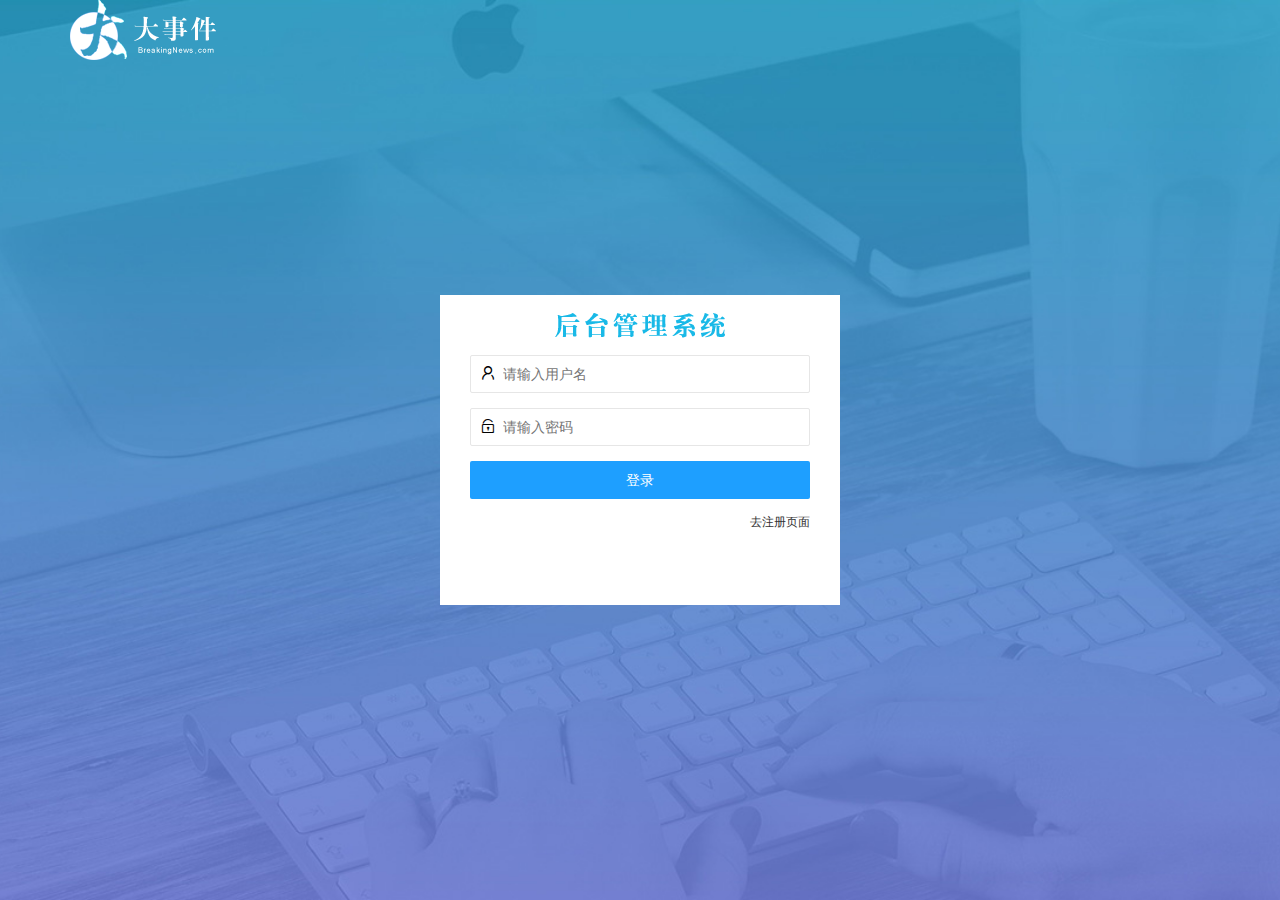
<file: login.html>
<!DOCTYPE html>
<html lang="en">

<head>
	<meta charset="UTF-8">
	<meta http-equiv="X-UA-Compatible" content="IE=edge">
	<meta name="viewport" content="width=device-width, initial-scale=1.0">
	<title>大事件-登录-注册</title>
	<!-- 导入layui样式 -->
	<link rel="stylesheet" href="/assets/lib/layui/css/layui.css">
	<!-- 导入自己的样式 -->
	<link rel="stylesheet" href="/assets/css/login.css">
</head>

<body>
	<!-- 头部的logo区域 -->
	<div class="layui-main">
		<img src="/assets/images/logo.png" alt="" />
	</div>

	<!-- 登录注册区域 -->
	<div class="loginAndRegBox">
		<div class="title-box"></div>
		<!-- 登录的div -->
		<div class="login-box">
			<!-- 登录的表单 -->
			<form class="layui-form" id="form_login">
				<!-- 用户名 -->
				<div class="layui-form-item">
					<i class="layui-icon layui-icon-username"></i>
					<input type="text" name="username" required lay-verify="required" placeholder="请输入用户名" autocomplete="off"
						class="layui-input">
				</div>

				<!-- 密码 -->
				<div class="layui-form-item">
					<i class="layui-icon layui-icon-password"></i>
					<input type="password" name="password" required lay-verify="required|pwd" placeholder="请输入密码"
						autocomplete="off" class="layui-input">
				</div>

				<!-- 登录按钮 -->
				<div class="layui-form-item">
					<!-- 注意： 表单提交按钮和普通按钮的区别，就是有lay-submit 属性-->
					<button class="layui-btn layui-btn-fluid layui-btn-normal" lay-submit>登录</button>
				</div>
				<div class="layui-form-item links">
					<a href="javascript:;" id="link_reg">去注册页面</a>
				</div>
			</form>
		</div>
		<!-- 注册的div -->
		<div class="reg-box">
			<!-- 注册的表单 -->
			<!-- 登录的表单 -->
			<form class="layui-form" id="form_reg">
				<!-- 用户名 -->
				<div class="layui-form-item">
					<i class="layui-icon layui-icon-username"></i>
					<input type="text" name="username" required lay-verify="required" placeholder="请输入用户名" autocomplete="off"
						class="layui-input">
				</div>

				<!-- 密码 -->
				<div class="layui-form-item">
					<i class="layui-icon layui-icon-password"></i>
					<input type="password" name="password" required lay-verify="required|pwd" placeholder="请输入密码"
						autocomplete="off" class="layui-input">
				</div>

				<!-- 密码确认框 -->
				<!-- 密码 -->
				<div class="layui-form-item">
					<i class="layui-icon layui-icon-password"></i>
					<input type="password" name="repassword" required lay-verify="required|pwd|repwd" placeholder="再次确认密码"
						autocomplete="off" class="layui-input">
				</div>

				<!-- 注册按钮 -->
				<div class="layui-form-item">
					<!-- 注意： 表单提交按钮和普通按钮的区别，就是有lay-submit 属性-->
					<button class="layui-btn layui-btn-fluid layui-btn-normal" lay-submit>注册</button>
				</div>
				<div class="layui-form-item links">
					<a href="javascript:;" id="link_login">去登录</a>
				</div>
			</form>
		</div>
	</div>

	<!-- 导入Layui的JS文件 -->
	<script src="/assets/lib/layui/layui.all.js"></script>
	<!-- 导入jQuery -->
	<script src="./assets/lib/jquery.js"></script>
	<script src="./assets/js/baseAPI.js"></script>
	<!-- 导入自己的javaScript脚本 -->
	<script src="./assets/js/login.js"></script>

</body>

</html>
</file>
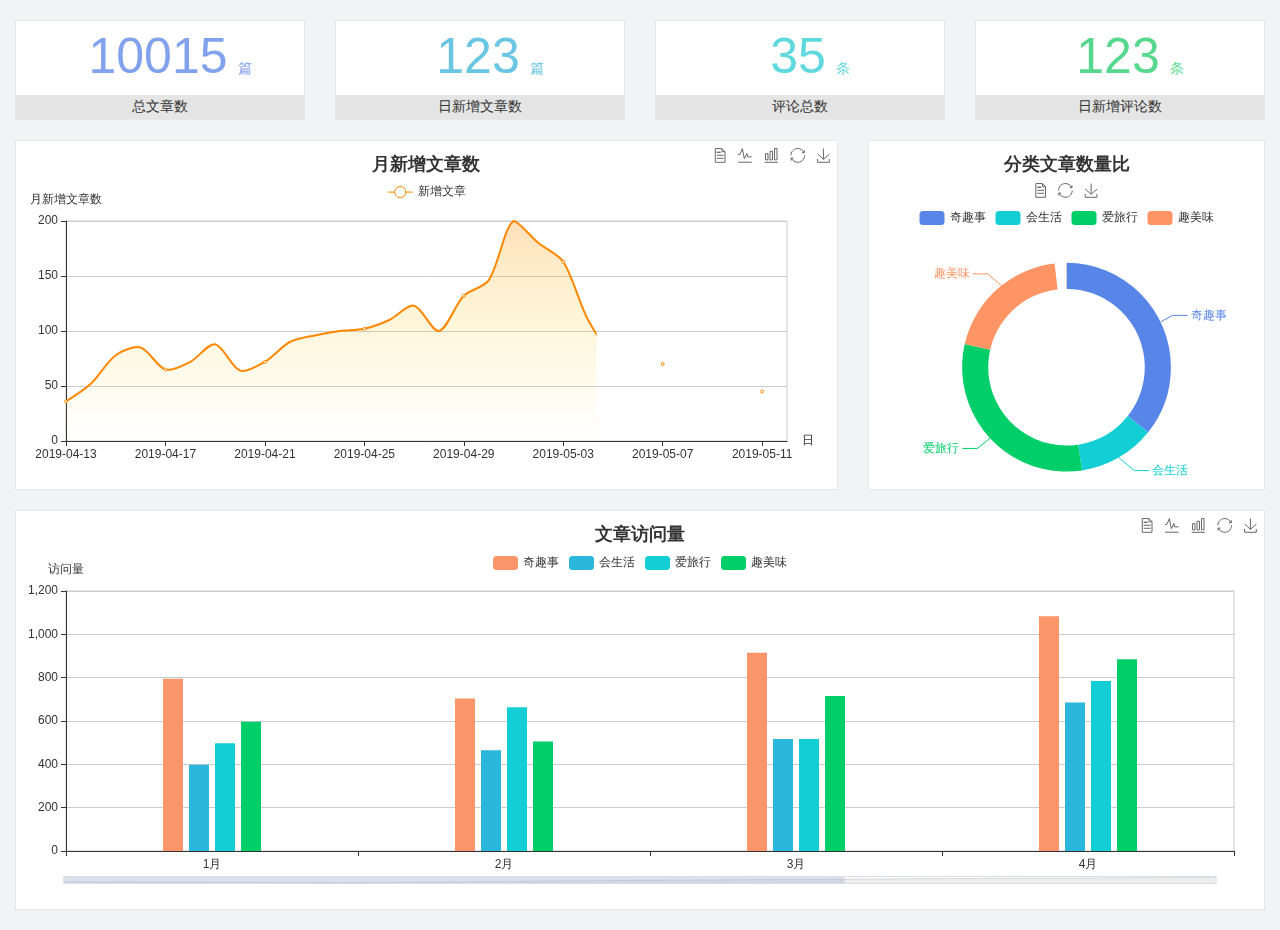
<file: home/dashboard.html>
<!DOCTYPE html>
<html lang="en">

<head>
  <meta charset="UTF-8">
  <meta name="viewport" content="width=device-width, initial-scale=1.0">
  <meta http-equiv="X-UA-Compatible" content="ie=edge">
  <title>图表统计</title>
  <link rel="stylesheet" href="../../assets/lib/bootstrap.css" />
  <link rel="stylesheet" href="../../assets/lib/main.css" />
  <script src="../../assets/lib/jquery.js"></script>
  <script type="text/javascript" src="../../assets/lib/echarts.min.js"></script>
</head>

<body>
  <div class="container-fluid">
    <div class="row spannel_list">
      <div class="col-sm-3 col-xs-6">
        <div class="spannel">
          <em>10015</em><span>篇</span>
          <b>总文章数</b>
        </div>
      </div>
      <div class="col-sm-3 col-xs-6">
        <div class="spannel scolor01">
          <em>123</em><span>篇</span>
          <b>日新增文章数</b>
        </div>
      </div>
      <div class="col-sm-3 col-xs-6">
        <div class="spannel scolor02">
          <em>35</em><span>条</span>
          <b>评论总数</b>
        </div>
      </div>
      <div class="col-sm-3 col-xs-6">
        <div class="spannel scolor03">
          <em>123</em><span>条</span>
          <b>日新增评论数</b>
        </div>
      </div>
    </div>
  </div>

  <div class="container-fluid">
    <div class="row curve-pie">
      <div class="col-lg-8 col-md-8">
        <div class="gragh_pannel" id="curve_show"></div>
      </div>
      <div class="col-lg-4 col-md-4">
        <div class="gragh_pannel" id="pie_show"></div>
      </div>
    </div>
  </div>

  <div class="container-fluid">
    <div class="column_pannel" id="column_show"></div>
  </div>

  <script>
    var oChart = echarts.init(document.getElementById('curve_show'));
    var aList_all = [
      { 'count': 36, 'date': '2019-04-13' },
      { 'count': 52, 'date': '2019-04-14' },
      { 'count': 78, 'date': '2019-04-15' },
      { 'count': 85, 'date': '2019-04-16' },
      { 'count': 65, 'date': '2019-04-17' },
      { 'count': 72, 'date': '2019-04-18' },
      { 'count': 88, 'date': '2019-04-19' },
      { 'count': 64, 'date': '2019-04-20' },
      { 'count': 72, 'date': '2019-04-21' },
      { 'count': 90, 'date': '2019-04-22' },
      { 'count': 96, 'date': '2019-04-23' },
      { 'count': 100, 'date': '2019-04-24' },
      { 'count': 102, 'date': '2019-04-25' },
      { 'count': 110, 'date': '2019-04-26' },
      { 'count': 123, 'date': '2019-04-27' },
      { 'count': 100, 'date': '2019-04-28' },
      { 'count': 132, 'date': '2019-04-29' },
      { 'count': 146, 'date': '2019-04-30' },
      { 'count': 200, 'date': '2019-05-01' },
      { 'count': 180, 'date': '2019-05-02' },
      { 'count': 163, 'date': '2019-05-03' },
      { 'count': 110, 'date': '2019-05-04' },
      { 'count': 80, 'date': '2019-05-05' },
      { 'count': 82, 'date': '2019-05-06' },
      { 'count': 70, 'date': '2019-05-07' },
      { 'count': 65, 'date': '2019-05-08' },
      { 'count': 54, 'date': '2019-05-09' },
      { 'count': 40, 'date': '2019-05-10' },
      { 'count': 45, 'date': '2019-05-11' },
      { 'count': 38, 'date': '2019-05-12' },
    ];

    let aCount = [];
    let aDate = [];

    for (var i = 0; i < aList_all.length; i++) {
      aCount.push(aList_all[i].count);
      aDate.push(aList_all[i].date);
    }

    var chartopt = {
      title: {
        text: '月新增文章数',
        left: 'center',
        top: '10'
      },
      tooltip: {
        trigger: 'axis'
      },
      legend: {
        data: ['新增文章'],
        top: '40'
      },
      toolbox: {
        show: true,
        feature: {
          mark: { show: true },
          dataView: { show: true, readOnly: false },
          magicType: { show: true, type: ['line', 'bar'] },
          restore: { show: true },
          saveAsImage: { show: true }
        }
      },
      calculable: true,
      xAxis: [
        {
          name: '日',
          type: 'category',
          boundaryGap: false,
          data: aDate
        }
      ],
      yAxis: [
        {
          name: '月新增文章数',
          type: 'value'
        }
      ],
      series: [
        {
          name: '新增文章',
          type: 'line',
          smooth: true,
          itemStyle: { normal: { areaStyle: { type: 'default' }, color: '#f80' }, lineStyle: { color: '#f80' } },
          data: aCount
        }],
      areaStyle: {
        normal: {
          color: new echarts.graphic.LinearGradient(0, 0, 0, 1, [{
            offset: 0,
            color: 'rgba(255,136,0,0.39)'
          }, {
            offset: .34,
            color: 'rgba(255,180,0,0.25)'
          }, {
            offset: 1,
            color: 'rgba(255,222,0,0.00)'
          }])

        }
      },
      grid: {
        show: true,
        x: 50,
        x2: 50,
        y: 80,
        height: 220
      }
    };

    oChart.setOption(chartopt);


    var oPie = echarts.init(document.getElementById('pie_show'));
    var oPieopt =
    {
      title: {
        top: 10,
        text: '分类文章数量比',
        x: 'center'
      },
      tooltip: {
        trigger: 'item',
        formatter: "{a} <br/>{b} : {c} ({d}%)"
      },
      color: ['#5885e8', '#13cfd5', '#00ce68', '#ff9565'],
      legend: {
        x: 'center',
        top: 65,
        data: ['奇趣事', '会生活', '爱旅行', '趣美味']
      },
      toolbox: {
        show: true,
        x: 'center',
        top: 35,
        feature: {
          mark: { show: true },
          dataView: { show: true, readOnly: false },
          magicType: {
            show: true,
            type: ['pie', 'funnel'],
            option: {
              funnel: {
                x: '25%',
                width: '50%',
                funnelAlign: 'left',
                max: 1548
              }
            }
          },
          restore: { show: true },
          saveAsImage: { show: true }
        }
      },
      calculable: true,
      series: [
        {
          name: '访问来源',
          type: 'pie',
          radius: ['45%', '60%'],
          center: ['50%', '65%'],
          data: [
            { value: 300, name: '奇趣事' },
            { value: 100, name: '会生活' },
            { value: 260, name: '爱旅行' },
            { value: 180, name: '趣美味' }
          ]
        }
      ]
    };
    oPie.setOption(oPieopt);



    var oColumn = this.echarts.init(document.getElementById('column_show'));
    var oColumnopt =
    {
      title: {
        text: '文章访问量',
        left: 'center',
        top: '10'
      },
      tooltip: {
        trigger: 'axis'
      },
      legend: {
        data: ['奇趣事', '会生活', '爱旅行', '趣美味'],
        top: '40'
      },
      toolbox: {
        show: true,
        feature: {
          mark: { show: true },
          dataView: { show: true, readOnly: false },
          magicType: { show: true, type: ['line', 'bar'] },
          restore: { show: true },
          saveAsImage: { show: true }
        }
      },
      calculable: true,
      xAxis: [
        {
          type: 'category',
          data: ['1月', '2月', '3月', '4月', '5月']
        }
      ],
      yAxis: [
        {
          name: '访问量',
          type: 'value'
        }
      ],
      series: [
        {
          name: '奇趣事',
          type: 'bar',
          barWidth: 20,
          itemStyle: {
            normal: { areaStyle: { type: 'default' }, color: '#fd956a' }
          },
          data: [800, 708, 920, 1090, 1200]
        },
        {
          name: '会生活',
          type: 'bar',
          barWidth: 20,
          itemStyle: {
            normal: { areaStyle: { type: 'default' }, color: '#2bb6db' }
          },
          data: [400, 468, 520, 690, 800]
        },
        {
          name: '爱旅行',
          type: 'bar',
          barWidth: 20,
          itemStyle: {
            normal: { areaStyle: { type: 'default' }, color: '#13cfd5' }
          },
          data: [500, 668, 520, 790, 900]
        },
        {
          name: '趣美味',
          type: 'bar',
          barWidth: 20,
          itemStyle: {
            normal: { areaStyle: { type: 'default' }, color: '#00ce68' }
          },
          data: [600, 508, 720, 890, 1000]
        }
      ],
      grid: {
        show: true,
        x: 50,
        x2: 30,
        y: 80,
        height: 260
      },
      dataZoom: [//给x轴设置滚动条
        {
          start: 0,//默认为0
          end: 100 - 1000 / 31,//默认为100
          type: 'slider',
          show: true,
          xAxisIndex: [0],
          handleSize: 0,//滑动条的 左右2个滑动条的大小
          height: 8,//组件高度
          left: 45, //左边的距离
          right: 50,//右边的距离
          bottom: 26,//右边的距离
          handleColor: '#ddd',//h滑动图标的颜色
          handleStyle: {
            borderColor: "#cacaca",
            borderWidth: "1",
            shadowBlur: 2,
            background: "#ddd",
            shadowColor: "#ddd",
          }
        }]
    };
    oColumn.setOption(oColumnopt);
  </script>
</body>

</html>
</file>
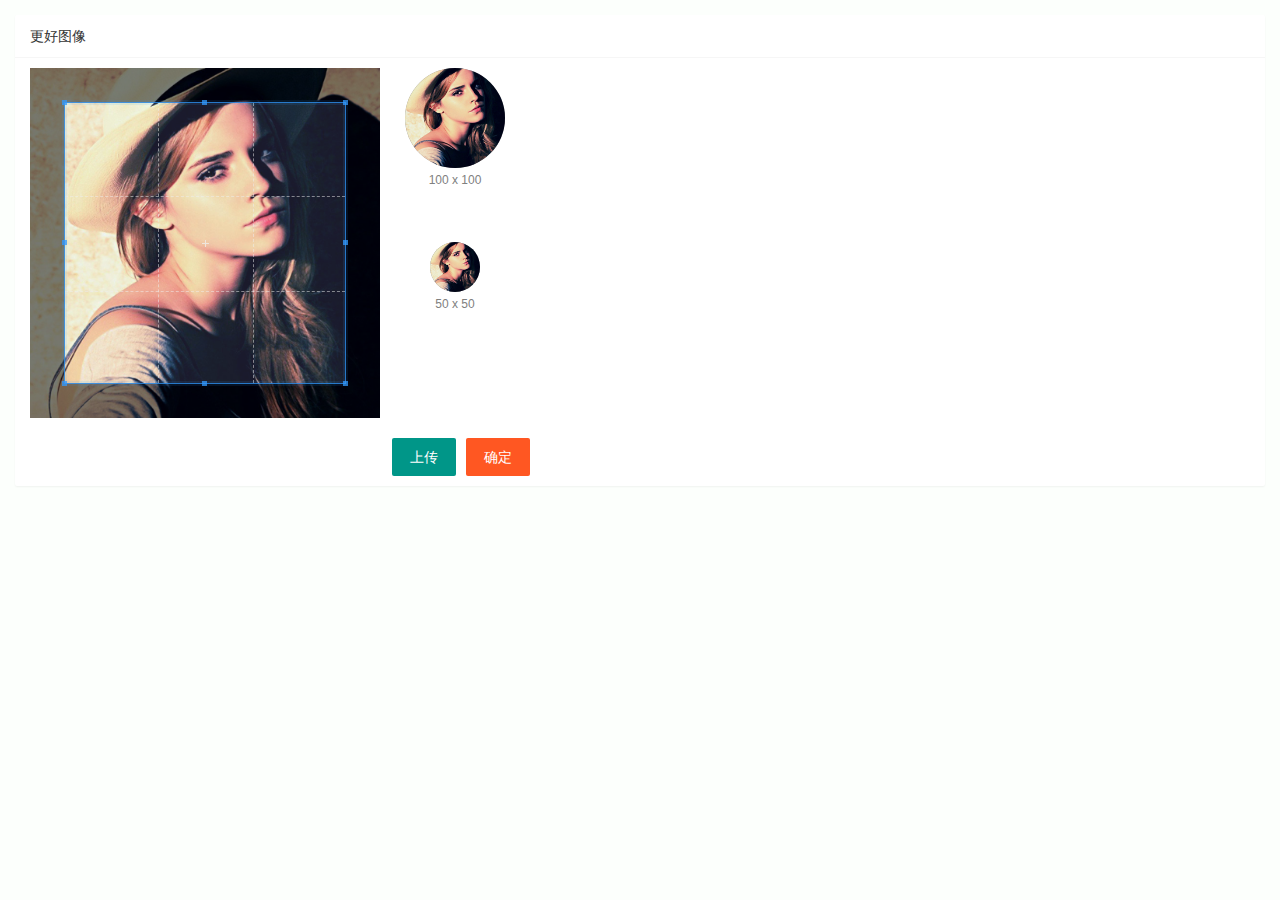
<file: user/user_avatar.html>
<!DOCTYPE html>
<html lang="en">

<head>
	<meta charset="UTF-8">
	<meta http-equiv="X-UA-Compatible" content="IE=edge">
	<meta name="viewport" content="width=device-width, initial-scale=1.0">
	<title>Document</title>
	<link rel="stylesheet" href="/assets/lib/layui/css/layui.css">
	<link rel="stylesheet" href="/assets/css/user/user_avatar.css">
	<link rel="stylesheet" href="/assets/lib/cropper/cropper.css" />
</head>

<body>
	<!-- 卡片区域 -->
	<div class="layui-card">
		<div class="layui-card-header">更好图像</div>
		<div class="layui-card-body">
			<!-- 第一行的图片裁剪和预览区域 -->
			<div class="row1">
				<!-- 图片裁剪区域 -->
				<div class="cropper-box">
					<!-- 这个 img 标签很重要，将来会把它初始化为裁剪区域 -->
					<img id="image" src="/assets/images/sample.jpg" />
				</div>
				<!-- 图片的预览区域 -->
				<div class="preview-box">
					<div>
						<!-- 宽高为 100px 的预览区域 -->
						<div class="img-preview w100"></div>
						<p class="size">100 x 100</p>
					</div>
					<div>
						<!-- 宽高为 50px 的预览区域 -->
						<div class="img-preview w50"></div>
						<p class="size">50 x 50</p>
					</div>
				</div>
			</div>

			<!-- 第二行的按钮区域 -->
			<div class="row2">
				<!-- 通过accept属性，可以指定允许用户选择什么类型的文件 -->
				<input type="file" id="file" accept="image/png, image/gif, image/jpeg">
				<button type="button" class="layui-btn" id="btnChooseImage">上传</button>
				<button type="button" class="layui-btn layui-btn-danger" id="btnUpload">确定</button>
			</div>
		</div>
	</div>
	<script src="/assets/lib/layui/layui.all.js"></script>
	<script src="/assets/lib/jquery.js"></script>
	<script src="/assets/lib/cropper/Cropper.js"></script>
	<script src="/assets/lib/cropper/jquery-cropper.js"></script>
	<script src="/assets/js/baseAPI.js"></script>
	<script src="/assets/js/user/user_avatar.js"></script>
</body>

</html>
</file>
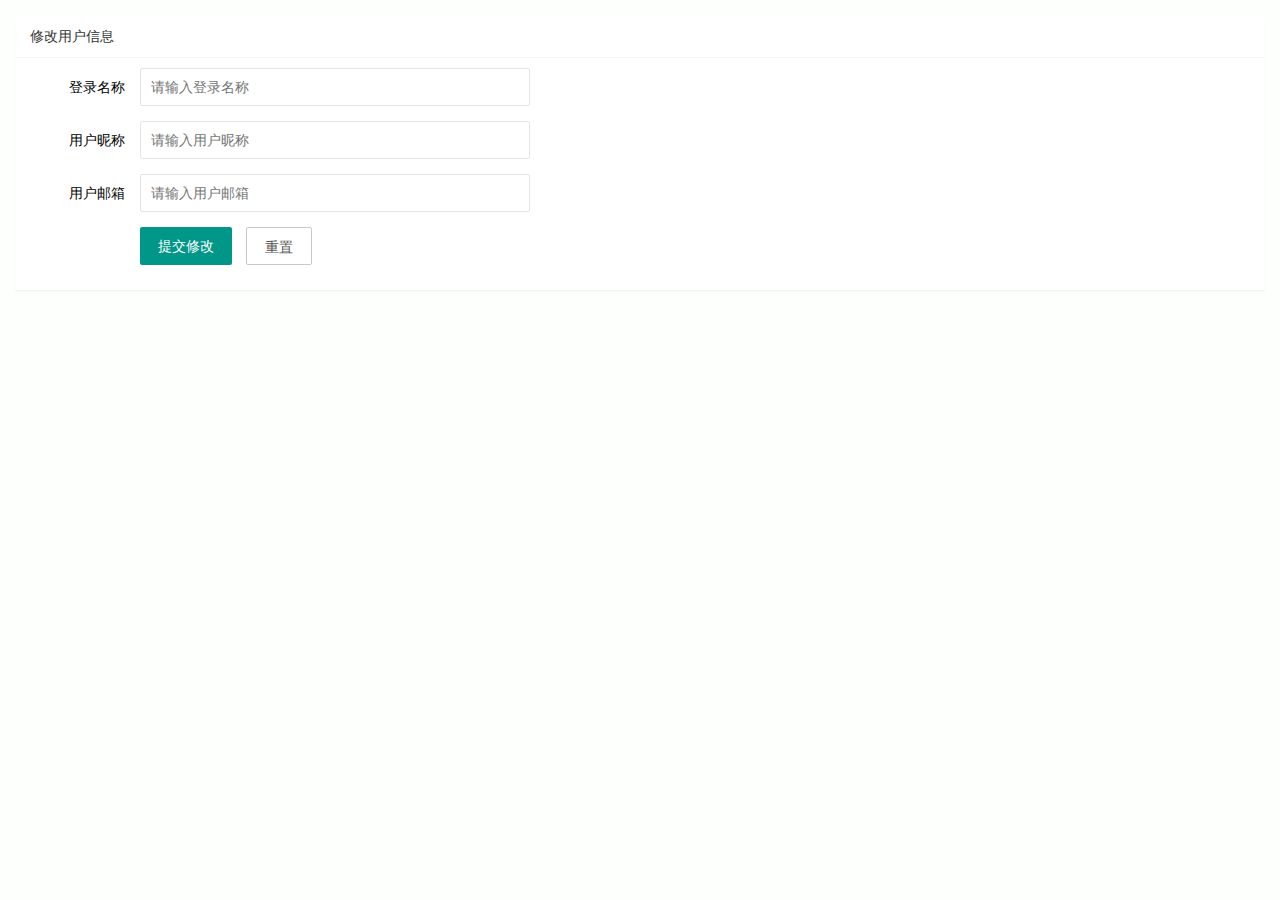
<file: user/user_info.html>
<!DOCTYPE html>
<html lang="en">

<head>
	<meta charset="UTF-8">
	<meta http-equiv="X-UA-Compatible" content="IE=edge">
	<meta name="viewport" content="width=device-width, initial-scale=1.0">
	<title>Document</title>
	<!-- 导入layui的样式  -->
	<link rel="stylesheet" href="/assets/lib/layui/css/layui.css">
	<!-- 导入自己的样式 -->
	<link rel="stylesheet" href="/assets/css/user/user_info.css">
</head>

<body>
	<!-- 卡片区域 -->
	<div class="layui-card">
		<div class="layui-card-header">修改用户信息</div>
		<div class="layui-card-body">
			<!-- form表单区 -->
			<form class="layui-form" lay-filter="formUserInfo">
				<!-- 这是隐藏域 -->
				<input type="hidden" name="id" value="">
				<div class="layui-form-item">
					<label class="layui-form-label">登录名称</label>
					<div class="layui-input-block">
						<input type="text" name="username" required lay-verify="required" placeholder="请输入登录名称" autocomplete="off"
							class="layui-input" readonly>
					</div>
				</div>
				<div class="layui-form-item">
					<label class="layui-form-label">用户昵称</label>
					<div class="layui-input-block">
						<input type="text" name="nickname" required lay-verify="required|nickname" placeholder="请输入用户昵称"
							autocomplete="off" class="layui-input">
					</div>
				</div>
				<div class="layui-form-item">
					<label class="layui-form-label">用户邮箱</label>
					<div class="layui-input-block">
						<input type="text" name="email" required lay-verify="required|email" placeholder="请输入用户邮箱"
							autocomplete="off" class="layui-input">
					</div>
				</div>
				<div class="layui-form-item">
					<div class="layui-input-block">
						<button class="layui-btn" lay-submit lay-filter="formDemo">提交修改</button>
						<button type="reset" class="layui-btn layui-btn-primary" id="btnReset">重置</button>
					</div>
				</div>
			</form>
		</div>
	</div>

	<!-- 导入layui的js文件  -->
	<script src="/assets/lib/layui/layui.all.js"></script>
	<!-- 导入jQuery文件 -->
	<script src="/assets/lib/jquery.js"></script>
	<!-- 导入baseAPI -->
	<script src="/assets/js/baseAPI.js"></script>
	<!-- 导入自己的js文件 -->
	<script src="/assets/js/user/user_info.js"></script>

</body>

</html>
</file>
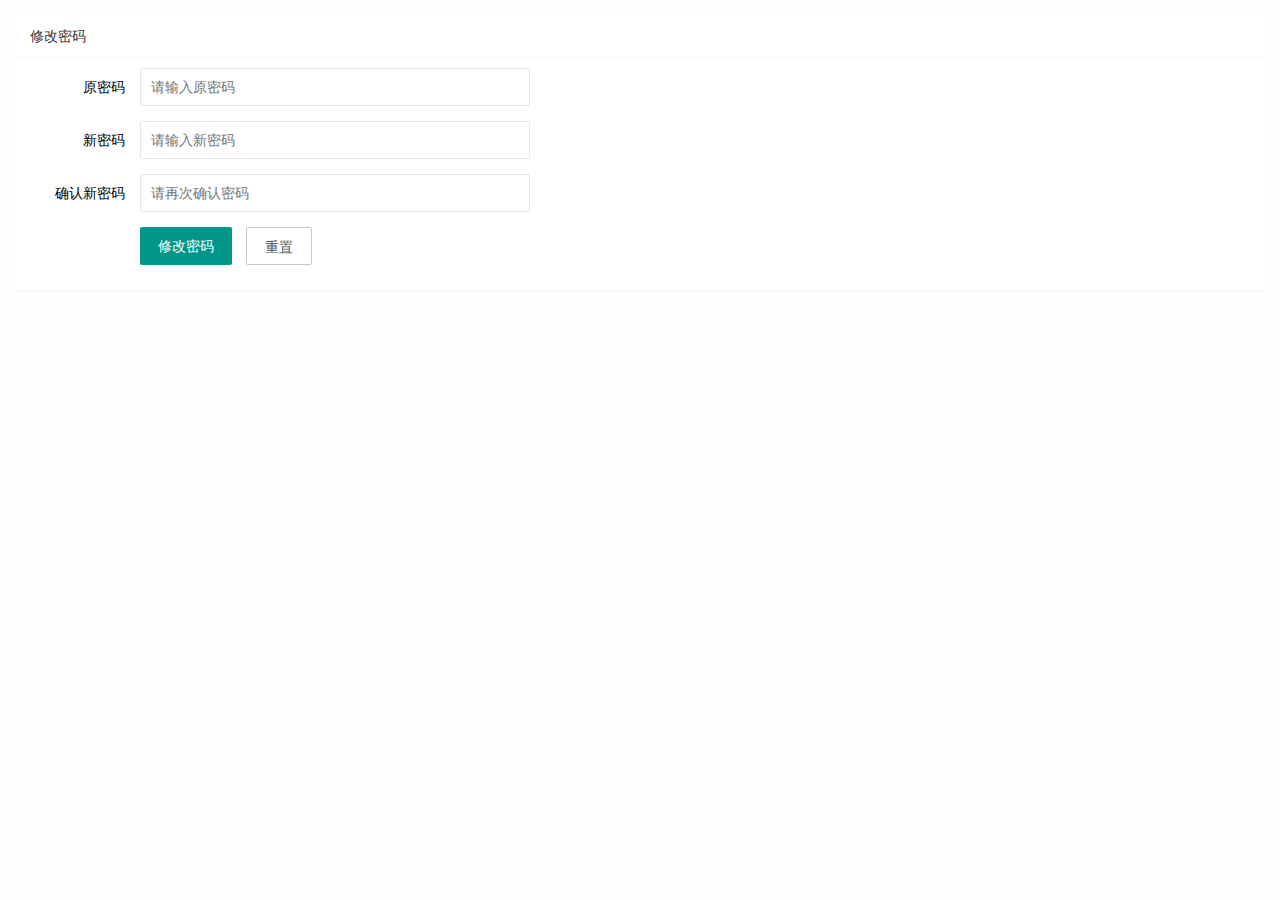
<file: user/user_pwd.html>
<!DOCTYPE html>
<html lang="en">

<head>
	<meta charset="UTF-8">
	<meta http-equiv="X-UA-Compatible" content="IE=edge">
	<meta name="viewport" content="width=device-width, initial-scale=1.0">
	<title>Document</title>
	<link rel="stylesheet" href="/assets/lib/layui/css/layui.css">
	<link rel="stylesheet" href="/assets/css/user/user_pwd.css">
</head>

<body>
	<!-- 卡片区域 -->
	<div class="layui-card">
		<div class="layui-card-header">修改密码</div>
		<div class="layui-card-body">
			<form class="layui-form">
				<div class="layui-form-item">
					<label class="layui-form-label">原密码</label>
					<div class="layui-input-block">
						<input type="password" name="oldPwd" required lay-verify="required|pwd" placeholder="请输入原密码"
							autocomplete="off" class="layui-input">
					</div>
				</div>
				<div class="layui-form-item">
					<label class="layui-form-label">新密码</label>
					<div class="layui-input-block">
						<input type="password" name="newPwd" required lay-verify="required|pwd|samePwd" placeholder="请输入新密码"
							autocomplete="off" class="layui-input">
					</div>
				</div>
				<div class="layui-form-item">
					<label class="layui-form-label">确认新密码</label>
					<div class="layui-input-block">
						<input type="password" name="rePwd" required lay-verify="required|pwd|rePwd" placeholder="请再次确认密码"
							autocomplete="off" class="layui-input">
					</div>
				</div>
				<div class="layui-form-item">
					<div class="layui-input-block">
						<button class="layui-btn" lay-submit lay-filter="formDemo">修改密码</button>
						<button type="reset" class="layui-btn layui-btn-primary">重置</button>
					</div>
				</div>
			</form>

		</div>
	</div>

	<!-- 导入layui的js文件  -->
	<script src="/assets/lib/layui/layui.all.js"></script>
	<script src="/assets/lib/jquery.js"></script>
	<script src="/assets/js/baseAPI.js"></script>
	<script src="/assets/js/user/user_pwd.js"></script>
</body>

</html>
</file>
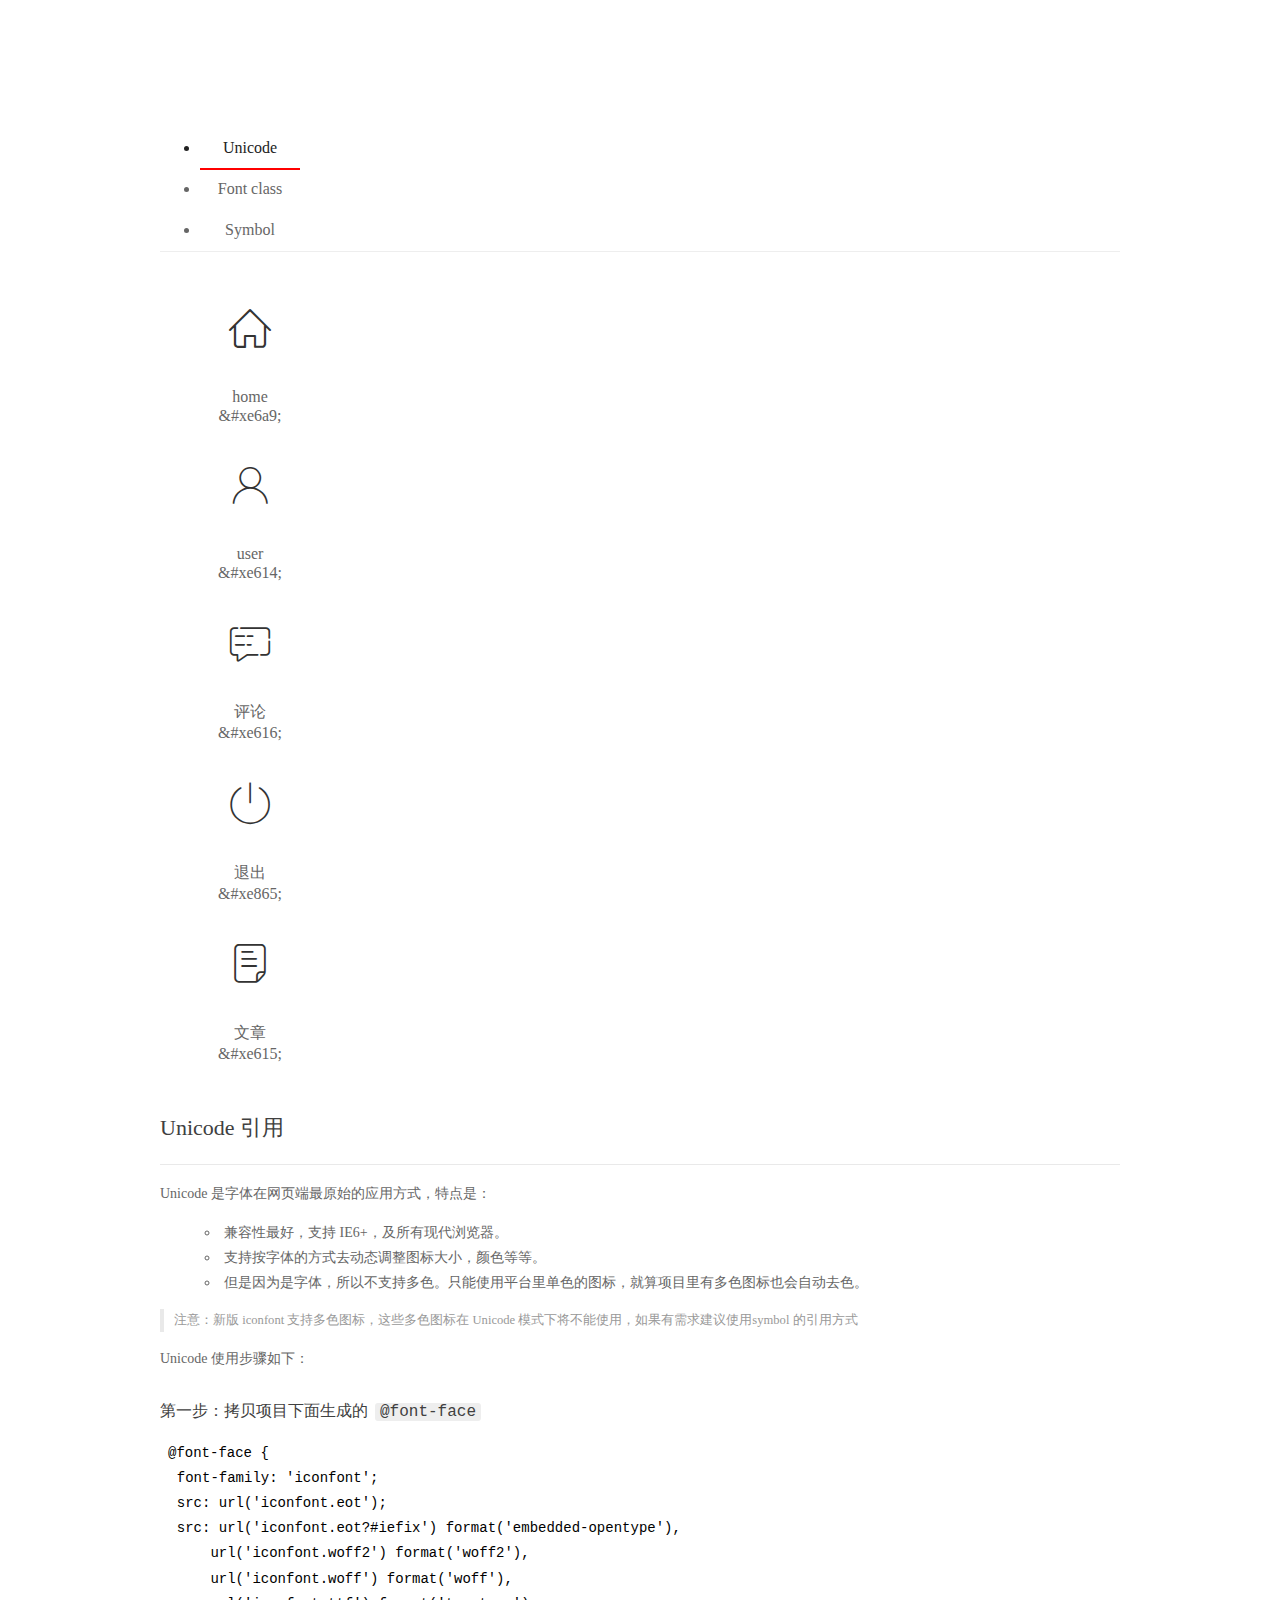
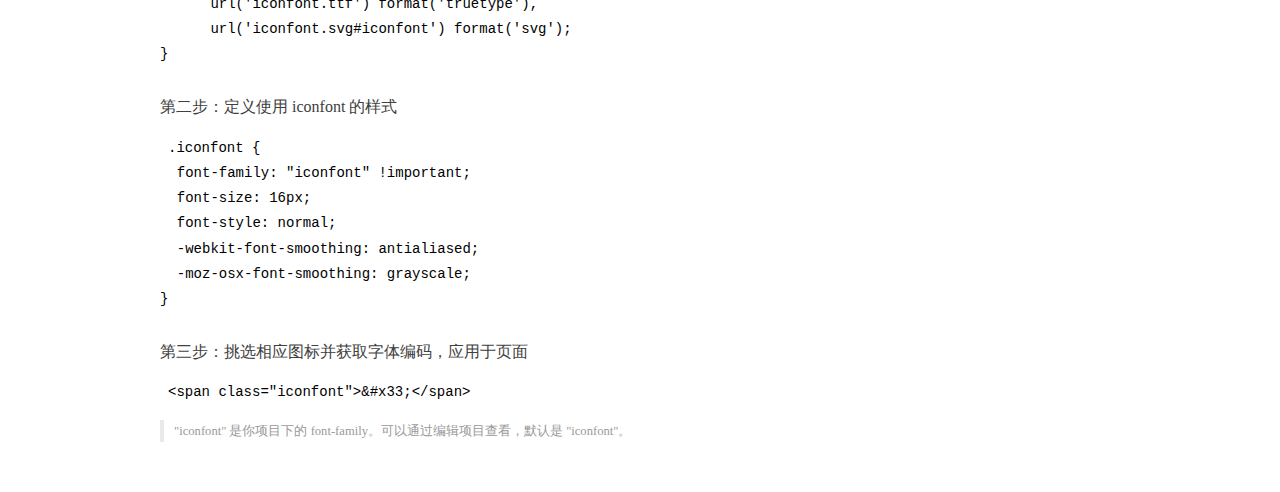
<file: assets/fonts/demo_index.html>
<!DOCTYPE html>
<html>
<head>
  <meta charset="utf-8"/>
  <title>IconFont Demo</title>
  <link rel="shortcut icon" href="https://gtms04.alicdn.com/tps/i4/TB1_oz6GVXXXXaFXpXXJDFnIXXX-64-64.ico" type="image/x-icon"/>
  <link rel="stylesheet" href="https://g.alicdn.com/thx/cube/1.3.2/cube.min.css">
  <link rel="stylesheet" href="demo.css">
  <link rel="stylesheet" href="iconfont.css">
  <script src="iconfont.js"></script>
  <!-- jQuery -->
  <script src="https://a1.alicdn.com/oss/uploads/2018/12/26/7bfddb60-08e8-11e9-9b04-53e73bb6408b.js"></script>
  <!-- 代码高亮 -->
  <script src="https://a1.alicdn.com/oss/uploads/2018/12/26/a3f714d0-08e6-11e9-8a15-ebf944d7534c.js"></script>
</head>
<body>
  <div class="main">
    <h1 class="logo"><a href="https://www.iconfont.cn/" title="iconfont 首页" target="_blank">&#xe86b;</a></h1>
    <div class="nav-tabs">
      <ul id="tabs" class="dib-box">
        <li class="dib active"><span>Unicode</span></li>
        <li class="dib"><span>Font class</span></li>
        <li class="dib"><span>Symbol</span></li>
      </ul>
      
    </div>
    <div class="tab-container">
      <div class="content unicode" style="display: block;">
          <ul class="icon_lists dib-box">
          
            <li class="dib">
              <span class="icon iconfont">&#xe6a9;</span>
                <div class="name">home</div>
                <div class="code-name">&amp;#xe6a9;</div>
              </li>
          
            <li class="dib">
              <span class="icon iconfont">&#xe614;</span>
                <div class="name">user</div>
                <div class="code-name">&amp;#xe614;</div>
              </li>
          
            <li class="dib">
              <span class="icon iconfont">&#xe616;</span>
                <div class="name">评论</div>
                <div class="code-name">&amp;#xe616;</div>
              </li>
          
            <li class="dib">
              <span class="icon iconfont">&#xe865;</span>
                <div class="name">退出</div>
                <div class="code-name">&amp;#xe865;</div>
              </li>
          
            <li class="dib">
              <span class="icon iconfont">&#xe615;</span>
                <div class="name">文章</div>
                <div class="code-name">&amp;#xe615;</div>
              </li>
          
          </ul>
          <div class="article markdown">
          <h2 id="unicode-">Unicode 引用</h2>
          <hr>

          <p>Unicode 是字体在网页端最原始的应用方式，特点是：</p>
          <ul>
            <li>兼容性最好，支持 IE6+，及所有现代浏览器。</li>
            <li>支持按字体的方式去动态调整图标大小，颜色等等。</li>
            <li>但是因为是字体，所以不支持多色。只能使用平台里单色的图标，就算项目里有多色图标也会自动去色。</li>
          </ul>
          <blockquote>
            <p>注意：新版 iconfont 支持多色图标，这些多色图标在 Unicode 模式下将不能使用，如果有需求建议使用symbol 的引用方式</p>
          </blockquote>
          <p>Unicode 使用步骤如下：</p>
          <h3 id="-font-face">第一步：拷贝项目下面生成的 <code>@font-face</code></h3>
<pre><code class="language-css"
>@font-face {
  font-family: 'iconfont';
  src: url('iconfont.eot');
  src: url('iconfont.eot?#iefix') format('embedded-opentype'),
      url('iconfont.woff2') format('woff2'),
      url('iconfont.woff') format('woff'),
      url('iconfont.ttf') format('truetype'),
      url('iconfont.svg#iconfont') format('svg');
}
</code></pre>
          <h3 id="-iconfont-">第二步：定义使用 iconfont 的样式</h3>
<pre><code class="language-css"
>.iconfont {
  font-family: "iconfont" !important;
  font-size: 16px;
  font-style: normal;
  -webkit-font-smoothing: antialiased;
  -moz-osx-font-smoothing: grayscale;
}
</code></pre>
          <h3 id="-">第三步：挑选相应图标并获取字体编码，应用于页面</h3>
<pre>
<code class="language-html"
>&lt;span class="iconfont"&gt;&amp;#x33;&lt;/span&gt;
</code></pre>
          <blockquote>
            <p>"iconfont" 是你项目下的 font-family。可以通过编辑项目查看，默认是 "iconfont"。</p>
          </blockquote>
          </div>
      </div>
      <div class="content font-class">
        <ul class="icon_lists dib-box">
          
          <li class="dib">
            <span class="icon iconfont icon-home"></span>
            <div class="name">
              home
            </div>
            <div class="code-name">.icon-home
            </div>
          </li>
          
          <li class="dib">
            <span class="icon iconfont icon-user"></span>
            <div class="name">
              user
            </div>
            <div class="code-name">.icon-user
            </div>
          </li>
          
          <li class="dib">
            <span class="icon iconfont icon-pinglun"></span>
            <div class="name">
              评论
            </div>
            <div class="code-name">.icon-pinglun
            </div>
          </li>
          
          <li class="dib">
            <span class="icon iconfont icon-tuichu"></span>
            <div class="name">
              退出
            </div>
            <div class="code-name">.icon-tuichu
            </div>
          </li>
          
          <li class="dib">
            <span class="icon iconfont icon-16"></span>
            <div class="name">
              文章
            </div>
            <div class="code-name">.icon-16
            </div>
          </li>
          
        </ul>
        <div class="article markdown">
        <h2 id="font-class-">font-class 引用</h2>
        <hr>

        <p>font-class 是 Unicode 使用方式的一种变种，主要是解决 Unicode 书写不直观，语意不明确的问题。</p>
        <p>与 Unicode 使用方式相比，具有如下特点：</p>
        <ul>
          <li>兼容性良好，支持 IE8+，及所有现代浏览器。</li>
          <li>相比于 Unicode 语意明确，书写更直观。可以很容易分辨这个 icon 是什么。</li>
          <li>因为使用 class 来定义图标，所以当要替换图标时，只需要修改 class 里面的 Unicode 引用。</li>
          <li>不过因为本质上还是使用的字体，所以多色图标还是不支持的。</li>
        </ul>
        <p>使用步骤如下：</p>
        <h3 id="-fontclass-">第一步：引入项目下面生成的 fontclass 代码：</h3>
<pre><code class="language-html">&lt;link rel="stylesheet" href="./iconfont.css"&gt;
</code></pre>
        <h3 id="-">第二步：挑选相应图标并获取类名，应用于页面：</h3>
<pre><code class="language-html">&lt;span class="iconfont icon-xxx"&gt;&lt;/span&gt;
</code></pre>
        <blockquote>
          <p>"
            iconfont" 是你项目下的 font-family。可以通过编辑项目查看，默认是 "iconfont"。</p>
        </blockquote>
      </div>
      </div>
      <div class="content symbol">
          <ul class="icon_lists dib-box">
          
            <li class="dib">
                <svg class="icon svg-icon" aria-hidden="true">
                  <use xlink:href="#icon-home"></use>
                </svg>
                <div class="name">home</div>
                <div class="code-name">#icon-home</div>
            </li>
          
            <li class="dib">
                <svg class="icon svg-icon" aria-hidden="true">
                  <use xlink:href="#icon-user"></use>
                </svg>
                <div class="name">user</div>
                <div class="code-name">#icon-user</div>
            </li>
          
            <li class="dib">
                <svg class="icon svg-icon" aria-hidden="true">
                  <use xlink:href="#icon-pinglun"></use>
                </svg>
                <div class="name">评论</div>
                <div class="code-name">#icon-pinglun</div>
            </li>
          
            <li class="dib">
                <svg class="icon svg-icon" aria-hidden="true">
                  <use xlink:href="#icon-tuichu"></use>
                </svg>
                <div class="name">退出</div>
                <div class="code-name">#icon-tuichu</div>
            </li>
          
            <li class="dib">
                <svg class="icon svg-icon" aria-hidden="true">
                  <use xlink:href="#icon-16"></use>
                </svg>
                <div class="name">文章</div>
                <div class="code-name">#icon-16</div>
            </li>
          
          </ul>
          <div class="article markdown">
          <h2 id="symbol-">Symbol 引用</h2>
          <hr>

          <p>这是一种全新的使用方式，应该说这才是未来的主流，也是平台目前推荐的用法。相关介绍可以参考这篇<a href="">文章</a>
            这种用法其实是做了一个 SVG 的集合，与另外两种相比具有如下特点：</p>
          <ul>
            <li>支持多色图标了，不再受单色限制。</li>
            <li>通过一些技巧，支持像字体那样，通过 <code>font-size</code>, <code>color</code> 来调整样式。</li>
            <li>兼容性较差，支持 IE9+，及现代浏览器。</li>
            <li>浏览器渲染 SVG 的性能一般，还不如 png。</li>
          </ul>
          <p>使用步骤如下：</p>
          <h3 id="-symbol-">第一步：引入项目下面生成的 symbol 代码：</h3>
<pre><code class="language-html">&lt;script src="./iconfont.js"&gt;&lt;/script&gt;
</code></pre>
          <h3 id="-css-">第二步：加入通用 CSS 代码（引入一次就行）：</h3>
<pre><code class="language-html">&lt;style&gt;
.icon {
  width: 1em;
  height: 1em;
  vertical-align: -0.15em;
  fill: currentColor;
  overflow: hidden;
}
&lt;/style&gt;
</code></pre>
          <h3 id="-">第三步：挑选相应图标并获取类名，应用于页面：</h3>
<pre><code class="language-html">&lt;svg class="icon" aria-hidden="true"&gt;
  &lt;use xlink:href="#icon-xxx"&gt;&lt;/use&gt;
&lt;/svg&gt;
</code></pre>
          </div>
      </div>

    </div>
  </div>
  <script>
  $(document).ready(function () {
      $('.tab-container .content:first').show()

      $('#tabs li').click(function (e) {
        var tabContent = $('.tab-container .content')
        var index = $(this).index()

        if ($(this).hasClass('active')) {
          return
        } else {
          $('#tabs li').removeClass('active')
          $(this).addClass('active')

          tabContent.hide().eq(index).fadeIn()
        }
      })
    })
  </script>
</body>
</html>
</file>
<file: assets/lib/layui/css/layui.css>
/** layui-v2.5.5 MIT License By https://www.layui.com */
 .layui-inline,img{display:inline-block;vertical-align:middle}h1,h2,h3,h4,h5,h6{font-weight:400}.layui-edge,.layui-header,.layui-inline,.layui-main{position:relative}.layui-body,.layui-edge,.layui-elip{overflow:hidden}.layui-btn,.layui-edge,.layui-inline,img{vertical-align:middle}.layui-btn,.layui-disabled,.layui-icon,.layui-unselect{-moz-user-select:none;-webkit-user-select:none;-ms-user-select:none}.layui-elip,.layui-form-checkbox span,.layui-form-pane .layui-form-label{text-overflow:ellipsis;white-space:nowrap}.layui-breadcrumb,.layui-tree-btnGroup{visibility:hidden}blockquote,body,button,dd,div,dl,dt,form,h1,h2,h3,h4,h5,h6,input,li,ol,p,pre,td,textarea,th,ul{margin:0;padding:0;-webkit-tap-highlight-color:rgba(0,0,0,0)}a:active,a:hover{outline:0}img{border:none}li{list-style:none}table{border-collapse:collapse;border-spacing:0}h4,h5,h6{font-size:100%}button,input,optgroup,option,select,textarea{font-family:inherit;font-size:inherit;font-style:inherit;font-weight:inherit;outline:0}pre{white-space:pre-wrap;white-space:-moz-pre-wrap;white-space:-pre-wrap;white-space:-o-pre-wrap;word-wrap:break-word}body{line-height:24px;font:14px Helvetica Neue,Helvetica,PingFang SC,Tahoma,Arial,sans-serif}hr{height:1px;margin:10px 0;border:0;clear:both}a{color:#333;text-decoration:none}a:hover{color:#777}a cite{font-style:normal;*cursor:pointer}.layui-border-box,.layui-border-box *{box-sizing:border-box}.layui-box,.layui-box *{box-sizing:content-box}.layui-clear{clear:both;*zoom:1}.layui-clear:after{content:'\20';clear:both;*zoom:1;display:block;height:0}.layui-inline{*display:inline;*zoom:1}.layui-edge{display:inline-block;width:0;height:0;border-width:6px;border-style:dashed;border-color:transparent}.layui-edge-top{top:-4px;border-bottom-color:#999;border-bottom-style:solid}.layui-edge-right{border-left-color:#999;border-left-style:solid}.layui-edge-bottom{top:2px;border-top-color:#999;border-top-style:solid}.layui-edge-left{border-right-color:#999;border-right-style:solid}.layui-disabled,.layui-disabled:hover{color:#d2d2d2!important;cursor:not-allowed!important}.layui-circle{border-radius:100%}.layui-show{display:block!important}.layui-hide{display:none!important}@font-face{font-family:layui-icon;src:url(../font/iconfont.eot?v=250);src:url(../font/iconfont.eot?v=250#iefix) format('embedded-opentype'),url(../font/iconfont.woff2?v=250) format('woff2'),url(../font/iconfont.woff?v=250) format('woff'),url(../font/iconfont.ttf?v=250) format('truetype'),url(../font/iconfont.svg?v=250#layui-icon) format('svg')}.layui-icon{font-family:layui-icon!important;font-size:16px;font-style:normal;-webkit-font-smoothing:antialiased;-moz-osx-font-smoothing:grayscale}.layui-icon-reply-fill:before{content:"\e611"}.layui-icon-set-fill:before{content:"\e614"}.layui-icon-menu-fill:before{content:"\e60f"}.layui-icon-search:before{content:"\e615"}.layui-icon-share:before{content:"\e641"}.layui-icon-set-sm:before{content:"\e620"}.layui-icon-engine:before{content:"\e628"}.layui-icon-close:before{content:"\1006"}.layui-icon-close-fill:before{content:"\1007"}.layui-icon-chart-screen:before{content:"\e629"}.layui-icon-star:before{content:"\e600"}.layui-icon-circle-dot:before{content:"\e617"}.layui-icon-chat:before{content:"\e606"}.layui-icon-release:before{content:"\e609"}.layui-icon-list:before{content:"\e60a"}.layui-icon-chart:before{content:"\e62c"}.layui-icon-ok-circle:before{content:"\1005"}.layui-icon-layim-theme:before{content:"\e61b"}.layui-icon-table:before{content:"\e62d"}.layui-icon-right:before{content:"\e602"}.layui-icon-left:before{content:"\e603"}.layui-icon-cart-simple:before{content:"\e698"}.layui-icon-face-cry:before{content:"\e69c"}.layui-icon-face-smile:before{content:"\e6af"}.layui-icon-survey:before{content:"\e6b2"}.layui-icon-tree:before{content:"\e62e"}.layui-icon-upload-circle:before{content:"\e62f"}.layui-icon-add-circle:before{content:"\e61f"}.layui-icon-download-circle:before{content:"\e601"}.layui-icon-templeate-1:before{content:"\e630"}.layui-icon-util:before{content:"\e631"}.layui-icon-face-surprised:before{content:"\e664"}.layui-icon-edit:before{content:"\e642"}.layui-icon-speaker:before{content:"\e645"}.layui-icon-down:before{content:"\e61a"}.layui-icon-file:before{content:"\e621"}.layui-icon-layouts:before{content:"\e632"}.layui-icon-rate-half:before{content:"\e6c9"}.layui-icon-add-circle-fine:before{content:"\e608"}.layui-icon-prev-circle:before{content:"\e633"}.layui-icon-read:before{content:"\e705"}.layui-icon-404:before{content:"\e61c"}.layui-icon-carousel:before{content:"\e634"}.layui-icon-help:before{content:"\e607"}.layui-icon-code-circle:before{content:"\e635"}.layui-icon-water:before{content:"\e636"}.layui-icon-username:before{content:"\e66f"}.layui-icon-find-fill:before{content:"\e670"}.layui-icon-about:before{content:"\e60b"}.layui-icon-location:before{content:"\e715"}.layui-icon-up:before{content:"\e619"}.layui-icon-pause:before{content:"\e651"}.layui-icon-date:before{content:"\e637"}.layui-icon-layim-uploadfile:before{content:"\e61d"}.layui-icon-delete:before{content:"\e640"}.layui-icon-play:before{content:"\e652"}.layui-icon-top:before{content:"\e604"}.layui-icon-friends:before{content:"\e612"}.layui-icon-refresh-3:before{content:"\e9aa"}.layui-icon-ok:before{content:"\e605"}.layui-icon-layer:before{content:"\e638"}.layui-icon-face-smile-fine:before{content:"\e60c"}.layui-icon-dollar:before{content:"\e659"}.layui-icon-group:before{content:"\e613"}.layui-icon-layim-download:before{content:"\e61e"}.layui-icon-picture-fine:before{content:"\e60d"}.layui-icon-link:before{content:"\e64c"}.layui-icon-diamond:before{content:"\e735"}.layui-icon-log:before{content:"\e60e"}.layui-icon-rate-solid:before{content:"\e67a"}.layui-icon-fonts-del:before{content:"\e64f"}.layui-icon-unlink:before{content:"\e64d"}.layui-icon-fonts-clear:before{content:"\e639"}.layui-icon-triangle-r:before{content:"\e623"}.layui-icon-circle:before{content:"\e63f"}.layui-icon-radio:before{content:"\e643"}.layui-icon-align-center:before{content:"\e647"}.layui-icon-align-right:before{content:"\e648"}.layui-icon-align-left:before{content:"\e649"}.layui-icon-loading-1:before{content:"\e63e"}.layui-icon-return:before{content:"\e65c"}.layui-icon-fonts-strong:before{content:"\e62b"}.layui-icon-upload:before{content:"\e67c"}.layui-icon-dialogue:before{content:"\e63a"}.layui-icon-video:before{content:"\e6ed"}.layui-icon-headset:before{content:"\e6fc"}.layui-icon-cellphone-fine:before{content:"\e63b"}.layui-icon-add-1:before{content:"\e654"}.layui-icon-face-smile-b:before{content:"\e650"}.layui-icon-fonts-html:before{content:"\e64b"}.layui-icon-form:before{content:"\e63c"}.layui-icon-cart:before{content:"\e657"}.layui-icon-camera-fill:before{content:"\e65d"}.layui-icon-tabs:before{content:"\e62a"}.layui-icon-fonts-code:before{content:"\e64e"}.layui-icon-fire:before{content:"\e756"}.layui-icon-set:before{content:"\e716"}.layui-icon-fonts-u:before{content:"\e646"}.layui-icon-triangle-d:before{content:"\e625"}.layui-icon-tips:before{content:"\e702"}.layui-icon-picture:before{content:"\e64a"}.layui-icon-more-vertical:before{content:"\e671"}.layui-icon-flag:before{content:"\e66c"}.layui-icon-loading:before{content:"\e63d"}.layui-icon-fonts-i:before{content:"\e644"}.layui-icon-refresh-1:before{content:"\e666"}.layui-icon-rmb:before{content:"\e65e"}.layui-icon-home:before{content:"\e68e"}.layui-icon-user:before{content:"\e770"}.layui-icon-notice:before{content:"\e667"}.layui-icon-login-weibo:before{content:"\e675"}.layui-icon-voice:before{content:"\e688"}.layui-icon-upload-drag:before{content:"\e681"}.layui-icon-login-qq:before{content:"\e676"}.layui-icon-snowflake:before{content:"\e6b1"}.layui-icon-file-b:before{content:"\e655"}.layui-icon-template:before{content:"\e663"}.layui-icon-auz:before{content:"\e672"}.layui-icon-console:before{content:"\e665"}.layui-icon-app:before{content:"\e653"}.layui-icon-prev:before{content:"\e65a"}.layui-icon-website:before{content:"\e7ae"}.layui-icon-next:before{content:"\e65b"}.layui-icon-component:before{content:"\e857"}.layui-icon-more:before{content:"\e65f"}.layui-icon-login-wechat:before{content:"\e677"}.layui-icon-shrink-right:before{content:"\e668"}.layui-icon-spread-left:before{content:"\e66b"}.layui-icon-camera:before{content:"\e660"}.layui-icon-note:before{content:"\e66e"}.layui-icon-refresh:before{content:"\e669"}.layui-icon-female:before{content:"\e661"}.layui-icon-male:before{content:"\e662"}.layui-icon-password:before{content:"\e673"}.layui-icon-senior:before{content:"\e674"}.layui-icon-theme:before{content:"\e66a"}.layui-icon-tread:before{content:"\e6c5"}.layui-icon-praise:before{content:"\e6c6"}.layui-icon-star-fill:before{content:"\e658"}.layui-icon-rate:before{content:"\e67b"}.layui-icon-template-1:before{content:"\e656"}.layui-icon-vercode:before{content:"\e679"}.layui-icon-cellphone:before{content:"\e678"}.layui-icon-screen-full:before{content:"\e622"}.layui-icon-screen-restore:before{content:"\e758"}.layui-icon-cols:before{content:"\e610"}.layui-icon-export:before{content:"\e67d"}.layui-icon-print:before{content:"\e66d"}.layui-icon-slider:before{content:"\e714"}.layui-icon-addition:before{content:"\e624"}.layui-icon-subtraction:before{content:"\e67e"}.layui-icon-service:before{content:"\e626"}.layui-icon-transfer:before{content:"\e691"}.layui-main{width:1140px;margin:0 auto}.layui-header{z-index:1000;height:60px}.layui-header a:hover{transition:all .5s;-webkit-transition:all .5s}.layui-side{position:fixed;left:0;top:0;bottom:0;z-index:999;width:200px;overflow-x:hidden}.layui-side-scroll{position:relative;width:220px;height:100%;overflow-x:hidden}.layui-body{position:absolute;left:200px;right:0;top:0;bottom:0;z-index:998;width:auto;overflow-y:auto;box-sizing:border-box}.layui-layout-body{overflow:hidden}.layui-layout-admin .layui-header{background-color:#23262E}.layui-layout-admin .layui-side{top:60px;width:200px;overflow-x:hidden}.layui-layout-admin .layui-body{position:fixed;top:60px;bottom:44px}.layui-layout-admin .layui-main{width:auto;margin:0 15px}.layui-layout-admin .layui-footer{position:fixed;left:200px;right:0;bottom:0;height:44px;line-height:44px;padding:0 15px;background-color:#eee}.layui-layout-admin .layui-logo{position:absolute;left:0;top:0;width:200px;height:100%;line-height:60px;text-align:center;color:#009688;font-size:16px}.layui-layout-admin .layui-header .layui-nav{background:0 0}.layui-layout-left{position:absolute!important;left:200px;top:0}.layui-layout-right{position:absolute!important;right:0;top:0}.layui-container{position:relative;margin:0 auto;padding:0 15px;box-sizing:border-box}.layui-fluid{position:relative;margin:0 auto;padding:0 15px}.layui-row:after,.layui-row:before{content:'';display:block;clear:both}.layui-col-lg1,.layui-col-lg10,.layui-col-lg11,.layui-col-lg12,.layui-col-lg2,.layui-col-lg3,.layui-col-lg4,.layui-col-lg5,.layui-col-lg6,.layui-col-lg7,.layui-col-lg8,.layui-col-lg9,.layui-col-md1,.layui-col-md10,.layui-col-md11,.layui-col-md12,.layui-col-md2,.layui-col-md3,.layui-col-md4,.layui-col-md5,.layui-col-md6,.layui-col-md7,.layui-col-md8,.layui-col-md9,.layui-col-sm1,.layui-col-sm10,.layui-col-sm11,.layui-col-sm12,.layui-col-sm2,.layui-col-sm3,.layui-col-sm4,.layui-col-sm5,.layui-col-sm6,.layui-col-sm7,.layui-col-sm8,.layui-col-sm9,.layui-col-xs1,.layui-col-xs10,.layui-col-xs11,.layui-col-xs12,.layui-col-xs2,.layui-col-xs3,.layui-col-xs4,.layui-col-xs5,.layui-col-xs6,.layui-col-xs7,.layui-col-xs8,.layui-col-xs9{position:relative;display:block;box-sizing:border-box}.layui-col-xs1,.layui-col-xs10,.layui-col-xs11,.layui-col-xs12,.layui-col-xs2,.layui-col-xs3,.layui-col-xs4,.layui-col-xs5,.layui-col-xs6,.layui-col-xs7,.layui-col-xs8,.layui-col-xs9{float:left}.layui-col-xs1{width:8.33333333%}.layui-col-xs2{width:16.66666667%}.layui-col-xs3{width:25%}.layui-col-xs4{width:33.33333333%}.layui-col-xs5{width:41.66666667%}.layui-col-xs6{width:50%}.layui-col-xs7{width:58.33333333%}.layui-col-xs8{width:66.66666667%}.layui-col-xs9{width:75%}.layui-col-xs10{width:83.33333333%}.layui-col-xs11{width:91.66666667%}.layui-col-xs12{width:100%}.layui-col-xs-offset1{margin-left:8.33333333%}.layui-col-xs-offset2{margin-left:16.66666667%}.layui-col-xs-offset3{margin-left:25%}.layui-col-xs-offset4{margin-left:33.33333333%}.layui-col-xs-offset5{margin-left:41.66666667%}.layui-col-xs-offset6{margin-left:50%}.layui-col-xs-offset7{margin-left:58.33333333%}.layui-col-xs-offset8{margin-left:66.66666667%}.layui-col-xs-offset9{margin-left:75%}.layui-col-xs-offset10{margin-left:83.33333333%}.layui-col-xs-offset11{margin-left:91.66666667%}.layui-col-xs-offset12{margin-left:100%}@media screen and (max-width:768px){.layui-hide-xs{display:none!important}.layui-show-xs-block{display:block!important}.layui-show-xs-inline{display:inline!important}.layui-show-xs-inline-block{display:inline-block!important}}@media screen and (min-width:768px){.layui-container{width:750px}.layui-hide-sm{display:none!important}.layui-show-sm-block{display:block!important}.layui-show-sm-inline{display:inline!important}.layui-show-sm-inline-block{display:inline-block!important}.layui-col-sm1,.layui-col-sm10,.layui-col-sm11,.layui-col-sm12,.layui-col-sm2,.layui-col-sm3,.layui-col-sm4,.layui-col-sm5,.layui-col-sm6,.layui-col-sm7,.layui-col-sm8,.layui-col-sm9{float:left}.layui-col-sm1{width:8.33333333%}.layui-col-sm2{width:16.66666667%}.layui-col-sm3{width:25%}.layui-col-sm4{width:33.33333333%}.layui-col-sm5{width:41.66666667%}.layui-col-sm6{width:50%}.layui-col-sm7{width:58.33333333%}.layui-col-sm8{width:66.66666667%}.layui-col-sm9{width:75%}.layui-col-sm10{width:83.33333333%}.layui-col-sm11{width:91.66666667%}.layui-col-sm12{width:100%}.layui-col-sm-offset1{margin-left:8.33333333%}.layui-col-sm-offset2{margin-left:16.66666667%}.layui-col-sm-offset3{margin-left:25%}.layui-col-sm-offset4{margin-left:33.33333333%}.layui-col-sm-offset5{margin-left:41.66666667%}.layui-col-sm-offset6{margin-left:50%}.layui-col-sm-offset7{margin-left:58.33333333%}.layui-col-sm-offset8{margin-left:66.66666667%}.layui-col-sm-offset9{margin-left:75%}.layui-col-sm-offset10{margin-left:83.33333333%}.layui-col-sm-offset11{margin-left:91.66666667%}.layui-col-sm-offset12{margin-left:100%}}@media screen and (min-width:992px){.layui-container{width:970px}.layui-hide-md{display:none!important}.layui-show-md-block{display:block!important}.layui-show-md-inline{display:inline!important}.layui-show-md-inline-block{display:inline-block!important}.layui-col-md1,.layui-col-md10,.layui-col-md11,.layui-col-md12,.layui-col-md2,.layui-col-md3,.layui-col-md4,.layui-col-md5,.layui-col-md6,.layui-col-md7,.layui-col-md8,.layui-col-md9{float:left}.layui-col-md1{width:8.33333333%}.layui-col-md2{width:16.66666667%}.layui-col-md3{width:25%}.layui-col-md4{width:33.33333333%}.layui-col-md5{width:41.66666667%}.layui-col-md6{width:50%}.layui-col-md7{width:58.33333333%}.layui-col-md8{width:66.66666667%}.layui-col-md9{width:75%}.layui-col-md10{width:83.33333333%}.layui-col-md11{width:91.66666667%}.layui-col-md12{width:100%}.layui-col-md-offset1{margin-left:8.33333333%}.layui-col-md-offset2{margin-left:16.66666667%}.layui-col-md-offset3{margin-left:25%}.layui-col-md-offset4{margin-left:33.33333333%}.layui-col-md-offset5{margin-left:41.66666667%}.layui-col-md-offset6{margin-left:50%}.layui-col-md-offset7{margin-left:58.33333333%}.layui-col-md-offset8{margin-left:66.66666667%}.layui-col-md-offset9{margin-left:75%}.layui-col-md-offset10{margin-left:83.33333333%}.layui-col-md-offset11{margin-left:91.66666667%}.layui-col-md-offset12{margin-left:100%}}@media screen and (min-width:1200px){.layui-container{width:1170px}.layui-hide-lg{display:none!important}.layui-show-lg-block{display:block!important}.layui-show-lg-inline{display:inline!important}.layui-show-lg-inline-block{display:inline-block!important}.layui-col-lg1,.layui-col-lg10,.layui-col-lg11,.layui-col-lg12,.layui-col-lg2,.layui-col-lg3,.layui-col-lg4,.layui-col-lg5,.layui-col-lg6,.layui-col-lg7,.layui-col-lg8,.layui-col-lg9{float:left}.layui-col-lg1{width:8.33333333%}.layui-col-lg2{width:16.66666667%}.layui-col-lg3{width:25%}.layui-col-lg4{width:33.33333333%}.layui-col-lg5{width:41.66666667%}.layui-col-lg6{width:50%}.layui-col-lg7{width:58.33333333%}.layui-col-lg8{width:66.66666667%}.layui-col-lg9{width:75%}.layui-col-lg10{width:83.33333333%}.layui-col-lg11{width:91.66666667%}.layui-col-lg12{width:100%}.layui-col-lg-offset1{margin-left:8.33333333%}.layui-col-lg-offset2{margin-left:16.66666667%}.layui-col-lg-offset3{margin-left:25%}.layui-col-lg-offset4{margin-left:33.33333333%}.layui-col-lg-offset5{margin-left:41.66666667%}.layui-col-lg-offset6{margin-left:50%}.layui-col-lg-offset7{margin-left:58.33333333%}.layui-col-lg-offset8{margin-left:66.66666667%}.layui-col-lg-offset9{margin-left:75%}.layui-col-lg-offset10{margin-left:83.33333333%}.layui-col-lg-offset11{margin-left:91.66666667%}.layui-col-lg-offset12{margin-left:100%}}.layui-col-space1{margin:-.5px}.layui-col-space1>*{padding:.5px}.layui-col-space3{margin:-1.5px}.layui-col-space3>*{padding:1.5px}.layui-col-space5{margin:-2.5px}.layui-col-space5>*{padding:2.5px}.layui-col-space8{margin:-3.5px}.layui-col-space8>*{padding:3.5px}.layui-col-space10{margin:-5px}.layui-col-space10>*{padding:5px}.layui-col-space12{margin:-6px}.layui-col-space12>*{padding:6px}.layui-col-space15{margin:-7.5px}.layui-col-space15>*{padding:7.5px}.layui-col-space18{margin:-9px}.layui-col-space18>*{padding:9px}.layui-col-space20{margin:-10px}.layui-col-space20>*{padding:10px}.layui-col-space22{margin:-11px}.layui-col-space22>*{padding:11px}.layui-col-space25{margin:-12.5px}.layui-col-space25>*{padding:12.5px}.layui-col-space30{margin:-15px}.layui-col-space30>*{padding:15px}.layui-btn,.layui-input,.layui-select,.layui-textarea,.layui-upload-button{outline:0;-webkit-appearance:none;transition:all .3s;-webkit-transition:all .3s;box-sizing:border-box}.layui-elem-quote{margin-bottom:10px;padding:15px;line-height:22px;border-left:5px solid #009688;border-radius:0 2px 2px 0;background-color:#f2f2f2}.layui-quote-nm{border-style:solid;border-width:1px 1px 1px 5px;background:0 0}.layui-elem-field{margin-bottom:10px;padding:0;border-width:1px;border-style:solid}.layui-elem-field legend{margin-left:20px;padding:0 10px;font-size:20px;font-weight:300}.layui-field-title{margin:10px 0 20px;border-width:1px 0 0}.layui-field-box{padding:10px 15px}.layui-field-title .layui-field-box{padding:10px 0}.layui-progress{position:relative;height:6px;border-radius:20px;background-color:#e2e2e2}.layui-progress-bar{position:absolute;left:0;top:0;width:0;max-width:100%;height:6px;border-radius:20px;text-align:right;background-color:#5FB878;transition:all .3s;-webkit-transition:all .3s}.layui-progress-big,.layui-progress-big .layui-progress-bar{height:18px;line-height:18px}.layui-progress-text{position:relative;top:-20px;line-height:18px;font-size:12px;color:#666}.layui-progress-big .layui-progress-text{position:static;padding:0 10px;color:#fff}.layui-collapse{border-width:1px;border-style:solid;border-radius:2px}.layui-colla-content,.layui-colla-item{border-top-width:1px;border-top-style:solid}.layui-colla-item:first-child{border-top:none}.layui-colla-title{position:relative;height:42px;line-height:42px;padding:0 15px 0 35px;color:#333;background-color:#f2f2f2;cursor:pointer;font-size:14px;overflow:hidden}.layui-colla-content{display:none;padding:10px 15px;line-height:22px;color:#666}.layui-colla-icon{position:absolute;left:15px;top:0;font-size:14px}.layui-card{margin-bottom:15px;border-radius:2px;background-color:#fff;box-shadow:0 1px 2px 0 rgba(0,0,0,.05)}.layui-card:last-child{margin-bottom:0}.layui-card-header{position:relative;height:42px;line-height:42px;padding:0 15px;border-bottom:1px solid #f6f6f6;color:#333;border-radius:2px 2px 0 0;font-size:14px}.layui-bg-black,.layui-bg-blue,.layui-bg-cyan,.layui-bg-green,.layui-bg-orange,.layui-bg-red{color:#fff!important}.layui-card-body{position:relative;padding:10px 15px;line-height:24px}.layui-card-body[pad15]{padding:15px}.layui-card-body[pad20]{padding:20px}.layui-card-body .layui-table{margin:5px 0}.layui-card .layui-tab{margin:0}.layui-panel-window{position:relative;padding:15px;border-radius:0;border-top:5px solid #E6E6E6;background-color:#fff}.layui-auxiliar-moving{position:fixed;left:0;right:0;top:0;bottom:0;width:100%;height:100%;background:0 0;z-index:9999999999}.layui-form-label,.layui-form-mid,.layui-form-select,.layui-input-block,.layui-input-inline,.layui-textarea{position:relative}.layui-bg-red{background-color:#FF5722!important}.layui-bg-orange{background-color:#FFB800!important}.layui-bg-green{background-color:#009688!important}.layui-bg-cyan{background-color:#2F4056!important}.layui-bg-blue{background-color:#1E9FFF!important}.layui-bg-black{background-color:#393D49!important}.layui-bg-gray{background-color:#eee!important;color:#666!important}.layui-badge-rim,.layui-colla-content,.layui-colla-item,.layui-collapse,.layui-elem-field,.layui-form-pane .layui-form-item[pane],.layui-form-pane .layui-form-label,.layui-input,.layui-layedit,.layui-layedit-tool,.layui-quote-nm,.layui-select,.layui-tab-bar,.layui-tab-card,.layui-tab-title,.layui-tab-title .layui-this:after,.layui-textarea{border-color:#e6e6e6}.layui-timeline-item:before,hr{background-color:#e6e6e6}.layui-text{line-height:22px;font-size:14px;color:#666}.layui-text h1,.layui-text h2,.layui-text h3{font-weight:500;color:#333}.layui-text h1{font-size:30px}.layui-text h2{font-size:24px}.layui-text h3{font-size:18px}.layui-text a:not(.layui-btn){color:#01AAED}.layui-text a:not(.layui-btn):hover{text-decoration:underline}.layui-text ul{padding:5px 0 5px 15px}.layui-text ul li{margin-top:5px;list-style-type:disc}.layui-text em,.layui-word-aux{color:#999!important;padding:0 5px!important}.layui-btn{display:inline-block;height:38px;line-height:38px;padding:0 18px;background-color:#009688;color:#fff;white-space:nowrap;text-align:center;font-size:14px;border:none;border-radius:2px;cursor:pointer}.layui-btn:hover{opacity:.8;filter:alpha(opacity=80);color:#fff}.layui-btn:active{opacity:1;filter:alpha(opacity=100)}.layui-btn+.layui-btn{margin-left:10px}.layui-btn-container{font-size:0}.layui-btn-container .layui-btn{margin-right:10px;margin-bottom:10px}.layui-btn-container .layui-btn+.layui-btn{margin-left:0}.layui-table .layui-btn-container .layui-btn{margin-bottom:9px}.layui-btn-radius{border-radius:100px}.layui-btn .layui-icon{margin-right:3px;font-size:18px;vertical-align:bottom;vertical-align:middle\9}.layui-btn-primary{border:1px solid #C9C9C9;background-color:#fff;color:#555}.layui-btn-primary:hover{border-color:#009688;color:#333}.layui-btn-normal{background-color:#1E9FFF}.layui-btn-warm{background-color:#FFB800}.layui-btn-danger{background-color:#FF5722}.layui-btn-checked{background-color:#5FB878}.layui-btn-disabled,.layui-btn-disabled:active,.layui-btn-disabled:hover{border:1px solid #e6e6e6;background-color:#FBFBFB;color:#C9C9C9;cursor:not-allowed;opacity:1}.layui-btn-lg{height:44px;line-height:44px;padding:0 25px;font-size:16px}.layui-btn-sm{height:30px;line-height:30px;padding:0 10px;font-size:12px}.layui-btn-sm i{font-size:16px!important}.layui-btn-xs{height:22px;line-height:22px;padding:0 5px;font-size:12px}.layui-btn-xs i{font-size:14px!important}.layui-btn-group{display:inline-block;vertical-align:middle;font-size:0}.layui-btn-group .layui-btn{margin-left:0!important;margin-right:0!important;border-left:1px solid rgba(255,255,255,.5);border-radius:0}.layui-btn-group .layui-btn-primary{border-left:none}.layui-btn-group .layui-btn-primary:hover{border-color:#C9C9C9;color:#009688}.layui-btn-group .layui-btn:first-child{border-left:none;border-radius:2px 0 0 2px}.layui-btn-group .layui-btn-primary:first-child{border-left:1px solid #c9c9c9}.layui-btn-group .layui-btn:last-child{border-radius:0 2px 2px 0}.layui-btn-group .layui-btn+.layui-btn{margin-left:0}.layui-btn-group+.layui-btn-group{margin-left:10px}.layui-btn-fluid{width:100%}.layui-input,.layui-select,.layui-textarea{height:38px;line-height:1.3;line-height:38px\9;border-width:1px;border-style:solid;background-color:#fff;border-radius:2px}.layui-input::-webkit-input-placeholder,.layui-select::-webkit-input-placeholder,.layui-textarea::-webkit-input-placeholder{line-height:1.3}.layui-input,.layui-textarea{display:block;width:100%;padding-left:10px}.layui-input:hover,.layui-textarea:hover{border-color:#D2D2D2!important}.layui-input:focus,.layui-textarea:focus{border-color:#C9C9C9!important}.layui-textarea{min-height:100px;height:auto;line-height:20px;padding:6px 10px;resize:vertical}.layui-select{padding:0 10px}.layui-form input[type=checkbox],.layui-form input[type=radio],.layui-form select{display:none}.layui-form [lay-ignore]{display:initial}.layui-form-item{margin-bottom:15px;clear:both;*zoom:1}.layui-form-item:after{content:'\20';clear:both;*zoom:1;display:block;height:0}.layui-form-label{float:left;display:block;padding:9px 15px;width:80px;font-weight:400;line-height:20px;text-align:right}.layui-form-label-col{display:block;float:none;padding:9px 0;line-height:20px;text-align:left}.layui-form-item .layui-inline{margin-bottom:5px;margin-right:10px}.layui-input-block{margin-left:110px;min-height:36px}.layui-input-inline{display:inline-block;vertical-align:middle}.layui-form-item .layui-input-inline{float:left;width:190px;margin-right:10px}.layui-form-text .layui-input-inline{width:auto}.layui-form-mid{float:left;display:block;padding:9px 0!important;line-height:20px;margin-right:10px}.layui-form-danger+.layui-form-select .layui-input,.layui-form-danger:focus{border-color:#FF5722!important}.layui-form-select .layui-input{padding-right:30px;cursor:pointer}.layui-form-select .layui-edge{position:absolute;right:10px;top:50%;margin-top:-3px;cursor:pointer;border-width:6px;border-top-color:#c2c2c2;border-top-style:solid;transition:all .3s;-webkit-transition:all .3s}.layui-form-select dl{display:none;position:absolute;left:0;top:42px;padding:5px 0;z-index:899;min-width:100%;border:1px solid #d2d2d2;max-height:300px;overflow-y:auto;background-color:#fff;border-radius:2px;box-shadow:0 2px 4px rgba(0,0,0,.12);box-sizing:border-box}.layui-form-select dl dd,.layui-form-select dl dt{padding:0 10px;line-height:36px;white-space:nowrap;overflow:hidden;text-overflow:ellipsis}.layui-form-select dl dt{font-size:12px;color:#999}.layui-form-select dl dd{cursor:pointer}.layui-form-select dl dd:hover{background-color:#f2f2f2;-webkit-transition:.5s all;transition:.5s all}.layui-form-select .layui-select-group dd{padding-left:20px}.layui-form-select dl dd.layui-select-tips{padding-left:10px!important;color:#999}.layui-form-select dl dd.layui-this{background-color:#5FB878;color:#fff}.layui-form-checkbox,.layui-form-select dl dd.layui-disabled{background-color:#fff}.layui-form-selected dl{display:block}.layui-form-checkbox,.layui-form-checkbox *,.layui-form-switch{display:inline-block;vertical-align:middle}.layui-form-selected .layui-edge{margin-top:-9px;-webkit-transform:rotate(180deg);transform:rotate(180deg);margin-top:-3px\9}:root .layui-form-selected .layui-edge{margin-top:-9px\0/IE9}.layui-form-selectup dl{top:auto;bottom:42px}.layui-select-none{margin:5px 0;text-align:center;color:#999}.layui-select-disabled .layui-disabled{border-color:#eee!important}.layui-select-disabled .layui-edge{border-top-color:#d2d2d2}.layui-form-checkbox{position:relative;height:30px;line-height:30px;margin-right:10px;padding-right:30px;cursor:pointer;font-size:0;-webkit-transition:.1s linear;transition:.1s linear;box-sizing:border-box}.layui-form-checkbox span{padding:0 10px;height:100%;font-size:14px;border-radius:2px 0 0 2px;background-color:#d2d2d2;color:#fff;overflow:hidden}.layui-form-checkbox:hover span{background-color:#c2c2c2}.layui-form-checkbox i{position:absolute;right:0;top:0;width:30px;height:28px;border:1px solid #d2d2d2;border-left:none;border-radius:0 2px 2px 0;color:#fff;font-size:20px;text-align:center}.layui-form-checkbox:hover i{border-color:#c2c2c2;color:#c2c2c2}.layui-form-checked,.layui-form-checked:hover{border-color:#5FB878}.layui-form-checked span,.layui-form-checked:hover span{background-color:#5FB878}.layui-form-checked i,.layui-form-checked:hover i{color:#5FB878}.layui-form-item .layui-form-checkbox{margin-top:4px}.layui-form-checkbox[lay-skin=primary]{height:auto!important;line-height:normal!important;min-width:18px;min-height:18px;border:none!important;margin-right:0;padding-left:28px;padding-right:0;background:0 0}.layui-form-checkbox[lay-skin=primary] span{padding-left:0;padding-right:15px;line-height:18px;background:0 0;color:#666}.layui-form-checkbox[lay-skin=primary] i{right:auto;left:0;width:16px;height:16px;line-height:16px;border:1px solid #d2d2d2;font-size:12px;border-radius:2px;background-color:#fff;-webkit-transition:.1s linear;transition:.1s linear}.layui-form-checkbox[lay-skin=primary]:hover i{border-color:#5FB878;color:#fff}.layui-form-checked[lay-skin=primary] i{border-color:#5FB878!important;background-color:#5FB878;color:#fff}.layui-checkbox-disbaled[lay-skin=primary] span{background:0 0!important;color:#c2c2c2}.layui-checkbox-disbaled[lay-skin=primary]:hover i{border-color:#d2d2d2}.layui-form-item .layui-form-checkbox[lay-skin=primary]{margin-top:10px}.layui-form-switch{position:relative;height:22px;line-height:22px;min-width:35px;padding:0 5px;margin-top:8px;border:1px solid #d2d2d2;border-radius:20px;cursor:pointer;background-color:#fff;-webkit-transition:.1s linear;transition:.1s linear}.layui-form-switch i{position:absolute;left:5px;top:3px;width:16px;height:16px;border-radius:20px;background-color:#d2d2d2;-webkit-transition:.1s linear;transition:.1s linear}.layui-form-switch em{position:relative;top:0;width:25px;margin-left:21px;padding:0!important;text-align:center!important;color:#999!important;font-style:normal!important;font-size:12px}.layui-form-onswitch{border-color:#5FB878;background-color:#5FB878}.layui-checkbox-disbaled,.layui-checkbox-disbaled i{border-color:#e2e2e2!important}.layui-form-onswitch i{left:100%;margin-left:-21px;background-color:#fff}.layui-form-onswitch em{margin-left:5px;margin-right:21px;color:#fff!important}.layui-checkbox-disbaled span{background-color:#e2e2e2!important}.layui-checkbox-disbaled:hover i{color:#fff!important}[lay-radio]{display:none}.layui-form-radio,.layui-form-radio *{display:inline-block;vertical-align:middle}.layui-form-radio{line-height:28px;margin:6px 10px 0 0;padding-right:10px;cursor:pointer;font-size:0}.layui-form-radio *{font-size:14px}.layui-form-radio>i{margin-right:8px;font-size:22px;color:#c2c2c2}.layui-form-radio>i:hover,.layui-form-radioed>i{color:#5FB878}.layui-radio-disbaled>i{color:#e2e2e2!important}.layui-form-pane .layui-form-label{width:110px;padding:8px 15px;height:38px;line-height:20px;border-width:1px;border-style:solid;border-radius:2px 0 0 2px;text-align:center;background-color:#FBFBFB;overflow:hidden;box-sizing:border-box}.layui-form-pane .layui-input-inline{margin-left:-1px}.layui-form-pane .layui-input-block{margin-left:110px;left:-1px}.layui-form-pane .layui-input{border-radius:0 2px 2px 0}.layui-form-pane .layui-form-text .layui-form-label{float:none;width:100%;border-radius:2px;box-sizing:border-box;text-align:left}.layui-form-pane .layui-form-text .layui-input-inline{display:block;margin:0;top:-1px;clear:both}.layui-form-pane .layui-form-text .layui-input-block{margin:0;left:0;top:-1px}.layui-form-pane .layui-form-text .layui-textarea{min-height:100px;border-radius:0 0 2px 2px}.layui-form-pane .layui-form-checkbox{margin:4px 0 4px 10px}.layui-form-pane .layui-form-radio,.layui-form-pane .layui-form-switch{margin-top:6px;margin-left:10px}.layui-form-pane .layui-form-item[pane]{position:relative;border-width:1px;border-style:solid}.layui-form-pane .layui-form-item[pane] .layui-form-label{position:absolute;left:0;top:0;height:100%;border-width:0 1px 0 0}.layui-form-pane .layui-form-item[pane] .layui-input-inline{margin-left:110px}@media screen and (max-width:450px){.layui-form-item .layui-form-label{text-overflow:ellipsis;overflow:hidden;white-space:nowrap}.layui-form-item .layui-inline{display:block;margin-right:0;margin-bottom:20px;clear:both}.layui-form-item .layui-inline:after{content:'\20';clear:both;display:block;height:0}.layui-form-item .layui-input-inline{display:block;float:none;left:-3px;width:auto;margin:0 0 10px 112px}.layui-form-item .layui-input-inline+.layui-form-mid{margin-left:110px;top:-5px;padding:0}.layui-form-item .layui-form-checkbox{margin-right:5px;margin-bottom:5px}}.layui-layedit{border-width:1px;border-style:solid;border-radius:2px}.layui-layedit-tool{padding:3px 5px;border-bottom-width:1px;border-bottom-style:solid;font-size:0}.layedit-tool-fixed{position:fixed;top:0;border-top:1px solid #e2e2e2}.layui-layedit-tool .layedit-tool-mid,.layui-layedit-tool .layui-icon{display:inline-block;vertical-align:middle;text-align:center;font-size:14px}.layui-layedit-tool .layui-icon{position:relative;width:32px;height:30px;line-height:30px;margin:3px 5px;color:#777;cursor:pointer;border-radius:2px}.layui-layedit-tool .layui-icon:hover{color:#393D49}.layui-layedit-tool .layui-icon:active{color:#000}.layui-layedit-tool .layedit-tool-active{background-color:#e2e2e2;color:#000}.layui-layedit-tool .layui-disabled,.layui-layedit-tool .layui-disabled:hover{color:#d2d2d2;cursor:not-allowed}.layui-layedit-tool .layedit-tool-mid{width:1px;height:18px;margin:0 10px;background-color:#d2d2d2}.layedit-tool-html{width:50px!important;font-size:30px!important}.layedit-tool-b,.layedit-tool-code,.layedit-tool-help{font-size:16px!important}.layedit-tool-d,.layedit-tool-face,.layedit-tool-image,.layedit-tool-unlink{font-size:18px!important}.layedit-tool-image input{position:absolute;font-size:0;left:0;top:0;width:100%;height:100%;opacity:.01;filter:Alpha(opacity=1);cursor:pointer}.layui-layedit-iframe iframe{display:block;width:100%}#LAY_layedit_code{overflow:hidden}.layui-laypage{display:inline-block;*display:inline;*zoom:1;vertical-align:middle;margin:10px 0;font-size:0}.layui-laypage>a:first-child,.layui-laypage>a:first-child em{border-radius:2px 0 0 2px}.layui-laypage>a:last-child,.layui-laypage>a:last-child em{border-radius:0 2px 2px 0}.layui-laypage>:first-child{margin-left:0!important}.layui-laypage>:last-child{margin-right:0!important}.layui-laypage a,.layui-laypage button,.layui-laypage input,.layui-laypage select,.layui-laypage span{border:1px solid #e2e2e2}.layui-laypage a,.layui-laypage span{display:inline-block;*display:inline;*zoom:1;vertical-align:middle;padding:0 15px;height:28px;line-height:28px;margin:0 -1px 5px 0;background-color:#fff;color:#333;font-size:12px}.layui-flow-more a *,.layui-laypage input,.layui-table-view select[lay-ignore]{display:inline-block}.layui-laypage a:hover{color:#009688}.layui-laypage em{font-style:normal}.layui-laypage .layui-laypage-spr{color:#999;font-weight:700}.layui-laypage a{text-decoration:none}.layui-laypage .layui-laypage-curr{position:relative}.layui-laypage .layui-laypage-curr em{position:relative;color:#fff}.layui-laypage .layui-laypage-curr .layui-laypage-em{position:absolute;left:-1px;top:-1px;padding:1px;width:100%;height:100%;background-color:#009688}.layui-laypage-em{border-radius:2px}.layui-laypage-next em,.layui-laypage-prev em{font-family:Sim sun;font-size:16px}.layui-laypage .layui-laypage-count,.layui-laypage .layui-laypage-limits,.layui-laypage .layui-laypage-refresh,.layui-laypage .layui-laypage-skip{margin-left:10px;margin-right:10px;padding:0;border:none}.layui-laypage .layui-laypage-limits,.layui-laypage .layui-laypage-refresh{vertical-align:top}.layui-laypage .layui-laypage-refresh i{font-size:18px;cursor:pointer}.layui-laypage select{height:22px;padding:3px;border-radius:2px;cursor:pointer}.layui-laypage .layui-laypage-skip{height:30px;line-height:30px;color:#999}.layui-laypage button,.layui-laypage input{height:30px;line-height:30px;border-radius:2px;vertical-align:top;background-color:#fff;box-sizing:border-box}.layui-laypage input{width:40px;margin:0 10px;padding:0 3px;text-align:center}.layui-laypage input:focus,.layui-laypage select:focus{border-color:#009688!important}.layui-laypage button{margin-left:10px;padding:0 10px;cursor:pointer}.layui-table,.layui-table-view{margin:10px 0}.layui-flow-more{margin:10px 0;text-align:center;color:#999;font-size:14px}.layui-flow-more a{height:32px;line-height:32px}.layui-flow-more a *{vertical-align:top}.layui-flow-more a cite{padding:0 20px;border-radius:3px;background-color:#eee;color:#333;font-style:normal}.layui-flow-more a cite:hover{opacity:.8}.layui-flow-more a i{font-size:30px;color:#737383}.layui-table{width:100%;background-color:#fff;color:#666}.layui-table tr{transition:all .3s;-webkit-transition:all .3s}.layui-table th{text-align:left;font-weight:400}.layui-table tbody tr:hover,.layui-table thead tr,.layui-table-click,.layui-table-header,.layui-table-hover,.layui-table-mend,.layui-table-patch,.layui-table-tool,.layui-table-total,.layui-table-total tr,.layui-table[lay-even] tr:nth-child(even){background-color:#f2f2f2}.layui-table td,.layui-table th,.layui-table-col-set,.layui-table-fixed-r,.layui-table-grid-down,.layui-table-header,.layui-table-page,.layui-table-tips-main,.layui-table-tool,.layui-table-total,.layui-table-view,.layui-table[lay-skin=line],.layui-table[lay-skin=row]{border-width:1px;border-style:solid;border-color:#e6e6e6}.layui-table td,.layui-table th{position:relative;padding:9px 15px;min-height:20px;line-height:20px;font-size:14px}.layui-table[lay-skin=line] td,.layui-table[lay-skin=line] th{border-width:0 0 1px}.layui-table[lay-skin=row] td,.layui-table[lay-skin=row] th{border-width:0 1px 0 0}.layui-table[lay-skin=nob] td,.layui-table[lay-skin=nob] th{border:none}.layui-table img{max-width:100px}.layui-table[lay-size=lg] td,.layui-table[lay-size=lg] th{padding:15px 30px}.layui-table-view .layui-table[lay-size=lg] .layui-table-cell{height:40px;line-height:40px}.layui-table[lay-size=sm] td,.layui-table[lay-size=sm] th{font-size:12px;padding:5px 10px}.layui-table-view .layui-table[lay-size=sm] .layui-table-cell{height:20px;line-height:20px}.layui-table[lay-data]{display:none}.layui-table-box{position:relative;overflow:hidden}.layui-table-view .layui-table{position:relative;width:auto;margin:0}.layui-table-view .layui-table[lay-skin=line]{border-width:0 1px 0 0}.layui-table-view .layui-table[lay-skin=row]{border-width:0 0 1px}.layui-table-view .layui-table td,.layui-table-view .layui-table th{padding:5px 0;border-top:none;border-left:none}.layui-table-view .layui-table th.layui-unselect .layui-table-cell span{cursor:pointer}.layui-table-view .layui-table td{cursor:default}.layui-table-view .layui-table td[data-edit=text]{cursor:text}.layui-table-view .layui-form-checkbox[lay-skin=primary] i{width:18px;height:18px}.layui-table-view .layui-form-radio{line-height:0;padding:0}.layui-table-view .layui-form-radio>i{margin:0;font-size:20px}.layui-table-init{position:absolute;left:0;top:0;width:100%;height:100%;text-align:center;z-index:110}.layui-table-init .layui-icon{position:absolute;left:50%;top:50%;margin:-15px 0 0 -15px;font-size:30px;color:#c2c2c2}.layui-table-header{border-width:0 0 1px;overflow:hidden}.layui-table-header .layui-table{margin-bottom:-1px}.layui-table-tool .layui-inline[lay-event]{position:relative;width:26px;height:26px;padding:5px;line-height:16px;margin-right:10px;text-align:center;color:#333;border:1px solid #ccc;cursor:pointer;-webkit-transition:.5s all;transition:.5s all}.layui-table-tool .layui-inline[lay-event]:hover{border:1px solid #999}.layui-table-tool-temp{padding-right:120px}.layui-table-tool-self{position:absolute;right:17px;top:10px}.layui-table-tool .layui-table-tool-self .layui-inline[lay-event]{margin:0 0 0 10px}.layui-table-tool-panel{position:absolute;top:29px;left:-1px;padding:5px 0;min-width:150px;min-height:40px;border:1px solid #d2d2d2;text-align:left;overflow-y:auto;background-color:#fff;box-shadow:0 2px 4px rgba(0,0,0,.12)}.layui-table-cell,.layui-table-tool-panel li{overflow:hidden;text-overflow:ellipsis;white-space:nowrap}.layui-table-tool-panel li{padding:0 10px;line-height:30px;-webkit-transition:.5s all;transition:.5s all}.layui-table-tool-panel li .layui-form-checkbox[lay-skin=primary]{width:100%;padding-left:28px}.layui-table-tool-panel li:hover{background-color:#f2f2f2}.layui-table-tool-panel li .layui-form-checkbox[lay-skin=primary] i{position:absolute;left:0;top:0}.layui-table-tool-panel li .layui-form-checkbox[lay-skin=primary] span{padding:0}.layui-table-tool .layui-table-tool-self .layui-table-tool-panel{left:auto;right:-1px}.layui-table-col-set{position:absolute;right:0;top:0;width:20px;height:100%;border-width:0 0 0 1px;background-color:#fff}.layui-table-sort{width:10px;height:20px;margin-left:5px;cursor:pointer!important}.layui-table-sort .layui-edge{position:absolute;left:5px;border-width:5px}.layui-table-sort .layui-table-sort-asc{top:3px;border-top:none;border-bottom-style:solid;border-bottom-color:#b2b2b2}.layui-table-sort .layui-table-sort-asc:hover{border-bottom-color:#666}.layui-table-sort .layui-table-sort-desc{bottom:5px;border-bottom:none;border-top-style:solid;border-top-color:#b2b2b2}.layui-table-sort .layui-table-sort-desc:hover{border-top-color:#666}.layui-table-sort[lay-sort=asc] .layui-table-sort-asc{border-bottom-color:#000}.layui-table-sort[lay-sort=desc] .layui-table-sort-desc{border-top-color:#000}.layui-table-cell{height:28px;line-height:28px;padding:0 15px;position:relative;box-sizing:border-box}.layui-table-cell .layui-form-checkbox[lay-skin=primary]{top:-1px;padding:0}.layui-table-cell .layui-table-link{color:#01AAED}.laytable-cell-checkbox,.laytable-cell-numbers,.laytable-cell-radio,.laytable-cell-space{padding:0;text-align:center}.layui-table-body{position:relative;overflow:auto;margin-right:-1px;margin-bottom:-1px}.layui-table-body .layui-none{line-height:26px;padding:15px;text-align:center;color:#999}.layui-table-fixed{position:absolute;left:0;top:0;z-index:101}.layui-table-fixed .layui-table-body{overflow:hidden}.layui-table-fixed-l{box-shadow:0 -1px 8px rgba(0,0,0,.08)}.layui-table-fixed-r{left:auto;right:-1px;border-width:0 0 0 1px;box-shadow:-1px 0 8px rgba(0,0,0,.08)}.layui-table-fixed-r .layui-table-header{position:relative;overflow:visible}.layui-table-mend{position:absolute;right:-49px;top:0;height:100%;width:50px}.layui-table-tool{position:relative;z-index:890;width:100%;min-height:50px;line-height:30px;padding:10px 15px;border-width:0 0 1px}.layui-table-tool .layui-btn-container{margin-bottom:-10px}.layui-table-page,.layui-table-total{border-width:1px 0 0;margin-bottom:-1px;overflow:hidden}.layui-table-page{position:relative;width:100%;padding:7px 7px 0;height:41px;font-size:12px;white-space:nowrap}.layui-table-page>div{height:26px}.layui-table-page .layui-laypage{margin:0}.layui-table-page .layui-laypage a,.layui-table-page .layui-laypage span{height:26px;line-height:26px;margin-bottom:10px;border:none;background:0 0}.layui-table-page .layui-laypage a,.layui-table-page .layui-laypage span.layui-laypage-curr{padding:0 12px}.layui-table-page .layui-laypage span{margin-left:0;padding:0}.layui-table-page .layui-laypage .layui-laypage-prev{margin-left:-7px!important}.layui-table-page .layui-laypage .layui-laypage-curr .layui-laypage-em{left:0;top:0;padding:0}.layui-table-page .layui-laypage button,.layui-table-page .layui-laypage input{height:26px;line-height:26px}.layui-table-page .layui-laypage input{width:40px}.layui-table-page .layui-laypage button{padding:0 10px}.layui-table-page select{height:18px}.layui-table-patch .layui-table-cell{padding:0;width:30px}.layui-table-edit{position:absolute;left:0;top:0;width:100%;height:100%;padding:0 14px 1px;border-radius:0;box-shadow:1px 1px 20px rgba(0,0,0,.15)}.layui-table-edit:focus{border-color:#5FB878!important}select.layui-table-edit{padding:0 0 0 10px;border-color:#C9C9C9}.layui-table-view .layui-form-checkbox,.layui-table-view .layui-form-radio,.layui-table-view .layui-form-switch{top:0;margin:0;box-sizing:content-box}.layui-table-view .layui-form-checkbox{top:-1px;height:26px;line-height:26px}.layui-table-view .layui-form-checkbox i{height:26px}.layui-table-grid .layui-table-cell{overflow:visible}.layui-table-grid-down{position:absolute;top:0;right:0;width:26px;height:100%;padding:5px 0;border-width:0 0 0 1px;text-align:center;background-color:#fff;color:#999;cursor:pointer}.layui-table-grid-down .layui-icon{position:absolute;top:50%;left:50%;margin:-8px 0 0 -8px}.layui-table-grid-down:hover{background-color:#fbfbfb}body .layui-table-tips .layui-layer-content{background:0 0;padding:0;box-shadow:0 1px 6px rgba(0,0,0,.12)}.layui-table-tips-main{margin:-44px 0 0 -1px;max-height:150px;padding:8px 15px;font-size:14px;overflow-y:scroll;background-color:#fff;color:#666}.layui-table-tips-c{position:absolute;right:-3px;top:-13px;width:20px;height:20px;padding:3px;cursor:pointer;background-color:#666;border-radius:50%;color:#fff}.layui-table-tips-c:hover{background-color:#777}.layui-table-tips-c:before{position:relative;right:-2px}.layui-upload-file{display:none!important;opacity:.01;filter:Alpha(opacity=1)}.layui-upload-drag,.layui-upload-form,.layui-upload-wrap{display:inline-block}.layui-upload-list{margin:10px 0}.layui-upload-choose{padding:0 10px;color:#999}.layui-upload-drag{position:relative;padding:30px;border:1px dashed #e2e2e2;background-color:#fff;text-align:center;cursor:pointer;color:#999}.layui-upload-drag .layui-icon{font-size:50px;color:#009688}.layui-upload-drag[lay-over]{border-color:#009688}.layui-upload-iframe{position:absolute;width:0;height:0;border:0;visibility:hidden}.layui-upload-wrap{position:relative;vertical-align:middle}.layui-upload-wrap .layui-upload-file{display:block!important;position:absolute;left:0;top:0;z-index:10;font-size:100px;width:100%;height:100%;opacity:.01;filter:Alpha(opacity=1);cursor:pointer}.layui-transfer-active,.layui-transfer-box{display:inline-block;vertical-align:middle}.layui-transfer-box,.layui-transfer-header,.layui-transfer-search{border-width:0;border-style:solid;border-color:#e6e6e6}.layui-transfer-box{position:relative;border-width:1px;width:200px;height:360px;border-radius:2px;background-color:#fff}.layui-transfer-box .layui-form-checkbox{width:100%;margin:0!important}.layui-transfer-header{height:38px;line-height:38px;padding:0 10px;border-bottom-width:1px}.layui-transfer-search{position:relative;padding:10px;border-bottom-width:1px}.layui-transfer-search .layui-input{height:32px;padding-left:30px;font-size:12px}.layui-transfer-search .layui-icon-search{position:absolute;left:20px;top:50%;margin-top:-8px;color:#666}.layui-transfer-active{margin:0 15px}.layui-transfer-active .layui-btn{display:block;margin:0;padding:0 15px;background-color:#5FB878;border-color:#5FB878;color:#fff}.layui-transfer-active .layui-btn-disabled{background-color:#FBFBFB;border-color:#e6e6e6;color:#C9C9C9}.layui-transfer-active .layui-btn:first-child{margin-bottom:15px}.layui-transfer-active .layui-btn .layui-icon{margin:0;font-size:14px!important}.layui-transfer-data{padding:5px 0;overflow:auto}.layui-transfer-data li{height:32px;line-height:32px;padding:0 10px}.layui-transfer-data li:hover{background-color:#f2f2f2;transition:.5s all}.layui-transfer-data .layui-none{padding:15px 10px;text-align:center;color:#999}.layui-nav{position:relative;padding:0 20px;background-color:#393D49;color:#fff;border-radius:2px;font-size:0;box-sizing:border-box}.layui-nav *{font-size:14px}.layui-nav .layui-nav-item{position:relative;display:inline-block;*display:inline;*zoom:1;vertical-align:middle;line-height:60px}.layui-nav .layui-nav-item a{display:block;padding:0 20px;color:#fff;color:rgba(255,255,255,.7);transition:all .3s;-webkit-transition:all .3s}.layui-nav .layui-this:after,.layui-nav-bar,.layui-nav-tree .layui-nav-itemed:after{position:absolute;left:0;top:0;width:0;height:5px;background-color:#5FB878;transition:all .2s;-webkit-transition:all .2s}.layui-nav-bar{z-index:1000}.layui-nav .layui-nav-item a:hover,.layui-nav .layui-this a{color:#fff}.layui-nav .layui-this:after{content:'';top:auto;bottom:0;width:100%}.layui-nav-img{width:30px;height:30px;margin-right:10px;border-radius:50%}.layui-nav .layui-nav-more{content:'';width:0;height:0;border-style:solid dashed dashed;border-color:#fff transparent transparent;overflow:hidden;cursor:pointer;transition:all .2s;-webkit-transition:all .2s;position:absolute;top:50%;right:3px;margin-top:-3px;border-width:6px;border-top-color:rgba(255,255,255,.7)}.layui-nav .layui-nav-mored,.layui-nav-itemed>a .layui-nav-more{margin-top:-9px;border-style:dashed dashed solid;border-color:transparent transparent #fff}.layui-nav-child{display:none;position:absolute;left:0;top:65px;min-width:100%;line-height:36px;padding:5px 0;box-shadow:0 2px 4px rgba(0,0,0,.12);border:1px solid #d2d2d2;background-color:#fff;z-index:100;border-radius:2px;white-space:nowrap}.layui-nav .layui-nav-child a{color:#333}.layui-nav .layui-nav-child a:hover{background-color:#f2f2f2;color:#000}.layui-nav-child dd{position:relative}.layui-nav .layui-nav-child dd.layui-this a,.layui-nav-child dd.layui-this{background-color:#5FB878;color:#fff}.layui-nav-child dd.layui-this:after{display:none}.layui-nav-tree{width:200px;padding:0}.layui-nav-tree .layui-nav-item{display:block;width:100%;line-height:45px}.layui-nav-tree .layui-nav-item a{position:relative;height:45px;line-height:45px;text-overflow:ellipsis;overflow:hidden;white-space:nowrap}.layui-nav-tree .layui-nav-item a:hover{background-color:#4E5465}.layui-nav-tree .layui-nav-bar{width:5px;height:0;background-color:#009688}.layui-nav-tree .layui-nav-child dd.layui-this,.layui-nav-tree .layui-nav-child dd.layui-this a,.layui-nav-tree .layui-this,.layui-nav-tree .layui-this>a,.layui-nav-tree .layui-this>a:hover{background-color:#009688;color:#fff}.layui-nav-tree .layui-this:after{display:none}.layui-nav-itemed>a,.layui-nav-tree .layui-nav-title a,.layui-nav-tree .layui-nav-title a:hover{color:#fff!important}.layui-nav-tree .layui-nav-child{position:relative;z-index:0;top:0;border:none;box-shadow:none}.layui-nav-tree .layui-nav-child a{height:40px;line-height:40px;color:#fff;color:rgba(255,255,255,.7)}.layui-nav-tree .layui-nav-child,.layui-nav-tree .layui-nav-child a:hover{background:0 0;color:#fff}.layui-nav-tree .layui-nav-more{right:10px}.layui-nav-itemed>.layui-nav-child{display:block;padding:0;background-color:rgba(0,0,0,.3)!important}.layui-nav-itemed>.layui-nav-child>.layui-this>.layui-nav-child{display:block}.layui-nav-side{position:fixed;top:0;bottom:0;left:0;overflow-x:hidden;z-index:999}.layui-bg-blue .layui-nav-bar,.layui-bg-blue .layui-nav-itemed:after,.layui-bg-blue .layui-this:after{background-color:#93D1FF}.layui-bg-blue .layui-nav-child dd.layui-this{background-color:#1E9FFF}.layui-bg-blue .layui-nav-itemed>a,.layui-nav-tree.layui-bg-blue .layui-nav-title a,.layui-nav-tree.layui-bg-blue .layui-nav-title a:hover{background-color:#007DDB!important}.layui-breadcrumb{font-size:0}.layui-breadcrumb>*{font-size:14px}.layui-breadcrumb a{color:#999!important}.layui-breadcrumb a:hover{color:#5FB878!important}.layui-breadcrumb a cite{color:#666;font-style:normal}.layui-breadcrumb span[lay-separator]{margin:0 10px;color:#999}.layui-tab{margin:10px 0;text-align:left!important}.layui-tab[overflow]>.layui-tab-title{overflow:hidden}.layui-tab-title{position:relative;left:0;height:40px;white-space:nowrap;font-size:0;border-bottom-width:1px;border-bottom-style:solid;transition:all .2s;-webkit-transition:all .2s}.layui-tab-title li{display:inline-block;*display:inline;*zoom:1;vertical-align:middle;font-size:14px;transition:all .2s;-webkit-transition:all .2s;position:relative;line-height:40px;min-width:65px;padding:0 15px;text-align:center;cursor:pointer}.layui-tab-title li a{display:block}.layui-tab-title .layui-this{color:#000}.layui-tab-title .layui-this:after{position:absolute;left:0;top:0;content:'';width:100%;height:41px;border-width:1px;border-style:solid;border-bottom-color:#fff;border-radius:2px 2px 0 0;box-sizing:border-box;pointer-events:none}.layui-tab-bar{position:absolute;right:0;top:0;z-index:10;width:30px;height:39px;line-height:39px;border-width:1px;border-style:solid;border-radius:2px;text-align:center;background-color:#fff;cursor:pointer}.layui-tab-bar .layui-icon{position:relative;display:inline-block;top:3px;transition:all .3s;-webkit-transition:all .3s}.layui-tab-item{display:none}.layui-tab-more{padding-right:30px;height:auto!important;white-space:normal!important}.layui-tab-more li.layui-this:after{border-bottom-color:#e2e2e2;border-radius:2px}.layui-tab-more .layui-tab-bar .layui-icon{top:-2px;top:3px\9;-webkit-transform:rotate(180deg);transform:rotate(180deg)}:root .layui-tab-more .layui-tab-bar .layui-icon{top:-2px\0/IE9}.layui-tab-content{padding:10px}.layui-tab-title li .layui-tab-close{position:relative;display:inline-block;width:18px;height:18px;line-height:20px;margin-left:8px;top:1px;text-align:center;font-size:14px;color:#c2c2c2;transition:all .2s;-webkit-transition:all .2s}.layui-tab-title li .layui-tab-close:hover{border-radius:2px;background-color:#FF5722;color:#fff}.layui-tab-brief>.layui-tab-title .layui-this{color:#009688}.layui-tab-brief>.layui-tab-more li.layui-this:after,.layui-tab-brief>.layui-tab-title .layui-this:after{border:none;border-radius:0;border-bottom:2px solid #5FB878}.layui-tab-brief[overflow]>.layui-tab-title .layui-this:after{top:-1px}.layui-tab-card{border-width:1px;border-style:solid;border-radius:2px;box-shadow:0 2px 5px 0 rgba(0,0,0,.1)}.layui-tab-card>.layui-tab-title{background-color:#f2f2f2}.layui-tab-card>.layui-tab-title li{margin-right:-1px;margin-left:-1px}.layui-tab-card>.layui-tab-title .layui-this{background-color:#fff}.layui-tab-card>.layui-tab-title .layui-this:after{border-top:none;border-width:1px;border-bottom-color:#fff}.layui-tab-card>.layui-tab-title .layui-tab-bar{height:40px;line-height:40px;border-radius:0;border-top:none;border-right:none}.layui-tab-card>.layui-tab-more .layui-this{background:0 0;color:#5FB878}.layui-tab-card>.layui-tab-more .layui-this:after{border:none}.layui-timeline{padding-left:5px}.layui-timeline-item{position:relative;padding-bottom:20px}.layui-timeline-axis{position:absolute;left:-5px;top:0;z-index:10;width:20px;height:20px;line-height:20px;background-color:#fff;color:#5FB878;border-radius:50%;text-align:center;cursor:pointer}.layui-timeline-axis:hover{color:#FF5722}.layui-timeline-item:before{content:'';position:absolute;left:5px;top:0;z-index:0;width:1px;height:100%}.layui-timeline-item:last-child:before{display:none}.layui-timeline-item:first-child:before{display:block}.layui-timeline-content{padding-left:25px}.layui-timeline-title{position:relative;margin-bottom:10px}.layui-badge,.layui-badge-dot,.layui-badge-rim{position:relative;display:inline-block;padding:0 6px;font-size:12px;text-align:center;background-color:#FF5722;color:#fff;border-radius:2px}.layui-badge{height:18px;line-height:18px}.layui-badge-dot{width:8px;height:8px;padding:0;border-radius:50%}.layui-badge-rim{height:18px;line-height:18px;border-width:1px;border-style:solid;background-color:#fff;color:#666}.layui-btn .layui-badge,.layui-btn .layui-badge-dot{margin-left:5px}.layui-nav .layui-badge,.layui-nav .layui-badge-dot{position:absolute;top:50%;margin:-8px 6px 0}.layui-tab-title .layui-badge,.layui-tab-title .layui-badge-dot{left:5px;top:-2px}.layui-carousel{position:relative;left:0;top:0;background-color:#f8f8f8}.layui-carousel>[carousel-item]{position:relative;width:100%;height:100%;overflow:hidden}.layui-carousel>[carousel-item]:before{position:absolute;content:'\e63d';left:50%;top:50%;width:100px;line-height:20px;margin:-10px 0 0 -50px;text-align:center;color:#c2c2c2;font-family:layui-icon!important;font-size:30px;font-style:normal;-webkit-font-smoothing:antialiased;-moz-osx-font-smoothing:grayscale}.layui-carousel>[carousel-item]>*{display:none;position:absolute;left:0;top:0;width:100%;height:100%;background-color:#f8f8f8;transition-duration:.3s;-webkit-transition-duration:.3s}.layui-carousel-updown>*{-webkit-transition:.3s ease-in-out up;transition:.3s ease-in-out up}.layui-carousel-arrow{display:none\9;opacity:0;position:absolute;left:10px;top:50%;margin-top:-18px;width:36px;height:36px;line-height:36px;text-align:center;font-size:20px;border:0;border-radius:50%;background-color:rgba(0,0,0,.2);color:#fff;-webkit-transition-duration:.3s;transition-duration:.3s;cursor:pointer}.layui-carousel-arrow[lay-type=add]{left:auto!important;right:10px}.layui-carousel:hover .layui-carousel-arrow[lay-type=add],.layui-carousel[lay-arrow=always] .layui-carousel-arrow[lay-type=add]{right:20px}.layui-carousel[lay-arrow=always] .layui-carousel-arrow{opacity:1;left:20px}.layui-carousel[lay-arrow=none] .layui-carousel-arrow{display:none}.layui-carousel-arrow:hover,.layui-carousel-ind ul:hover{background-color:rgba(0,0,0,.35)}.layui-carousel:hover .layui-carousel-arrow{display:block\9;opacity:1;left:20px}.layui-carousel-ind{position:relative;top:-35px;width:100%;line-height:0!important;text-align:center;font-size:0}.layui-carousel[lay-indicator=outside]{margin-bottom:30px}.layui-carousel[lay-indicator=outside] .layui-carousel-ind{top:10px}.layui-carousel[lay-indicator=outside] .layui-carousel-ind ul{background-color:rgba(0,0,0,.5)}.layui-carousel[lay-indicator=none] .layui-carousel-ind{display:none}.layui-carousel-ind ul{display:inline-block;padding:5px;background-color:rgba(0,0,0,.2);border-radius:10px;-webkit-transition-duration:.3s;transition-duration:.3s}.layui-carousel-ind li{display:inline-block;width:10px;height:10px;margin:0 3px;font-size:14px;background-color:#e2e2e2;background-color:rgba(255,255,255,.5);border-radius:50%;cursor:pointer;-webkit-transition-duration:.3s;transition-duration:.3s}.layui-carousel-ind li:hover{background-color:rgba(255,255,255,.7)}.layui-carousel-ind li.layui-this{background-color:#fff}.layui-carousel>[carousel-item]>.layui-carousel-next,.layui-carousel>[carousel-item]>.layui-carousel-prev,.layui-carousel>[carousel-item]>.layui-this{display:block}.layui-carousel>[carousel-item]>.layui-this{left:0}.layui-carousel>[carousel-item]>.layui-carousel-prev{left:-100%}.layui-carousel>[carousel-item]>.layui-carousel-next{left:100%}.layui-carousel>[carousel-item]>.layui-carousel-next.layui-carousel-left,.layui-carousel>[carousel-item]>.layui-carousel-prev.layui-carousel-right{left:0}.layui-carousel>[carousel-item]>.layui-this.layui-carousel-left{left:-100%}.layui-carousel>[carousel-item]>.layui-this.layui-carousel-right{left:100%}.layui-carousel[lay-anim=updown] .layui-carousel-arrow{left:50%!important;top:20px;margin:0 0 0 -18px}.layui-carousel[lay-anim=updown]>[carousel-item]>*,.layui-carousel[lay-anim=fade]>[carousel-item]>*{left:0!important}.layui-carousel[lay-anim=updown] .layui-carousel-arrow[lay-type=add]{top:auto!important;bottom:20px}.layui-carousel[lay-anim=updown] .layui-carousel-ind{position:absolute;top:50%;right:20px;width:auto;height:auto}.layui-carousel[lay-anim=updown] .layui-carousel-ind ul{padding:3px 5px}.layui-carousel[lay-anim=updown] .layui-carousel-ind li{display:block;margin:6px 0}.layui-carousel[lay-anim=updown]>[carousel-item]>.layui-this{top:0}.layui-carousel[lay-anim=updown]>[carousel-item]>.layui-carousel-prev{top:-100%}.layui-carousel[lay-anim=updown]>[carousel-item]>.layui-carousel-next{top:100%}.layui-carousel[lay-anim=updown]>[carousel-item]>.layui-carousel-next.layui-carousel-left,.layui-carousel[lay-anim=updown]>[carousel-item]>.layui-carousel-prev.layui-carousel-right{top:0}.layui-carousel[lay-anim=updown]>[carousel-item]>.layui-this.layui-carousel-left{top:-100%}.layui-carousel[lay-anim=updown]>[carousel-item]>.layui-this.layui-carousel-right{top:100%}.layui-carousel[lay-anim=fade]>[carousel-item]>.layui-carousel-next,.layui-carousel[lay-anim=fade]>[carousel-item]>.layui-carousel-prev{opacity:0}.layui-carousel[lay-anim=fade]>[carousel-item]>.layui-carousel-next.layui-carousel-left,.layui-carousel[lay-anim=fade]>[carousel-item]>.layui-carousel-prev.layui-carousel-right{opacity:1}.layui-carousel[lay-anim=fade]>[carousel-item]>.layui-this.layui-carousel-left,.layui-carousel[lay-anim=fade]>[carousel-item]>.layui-this.layui-carousel-right{opacity:0}.layui-fixbar{position:fixed;right:15px;bottom:15px;z-index:999999}.layui-fixbar li{width:50px;height:50px;line-height:50px;margin-bottom:1px;text-align:center;cursor:pointer;font-size:30px;background-color:#9F9F9F;color:#fff;border-radius:2px;opacity:.95}.layui-fixbar li:hover{opacity:.85}.layui-fixbar li:active{opacity:1}.layui-fixbar .layui-fixbar-top{display:none;font-size:40px}body .layui-util-face{border:none;background:0 0}body .layui-util-face .layui-layer-content{padding:0;background-color:#fff;color:#666;box-shadow:none}.layui-util-face .layui-layer-TipsG{display:none}.layui-util-face ul{position:relative;width:372px;padding:10px;border:1px solid #D9D9D9;background-color:#fff;box-shadow:0 0 20px rgba(0,0,0,.2)}.layui-util-face ul li{cursor:pointer;float:left;border:1px solid #e8e8e8;height:22px;width:26px;overflow:hidden;margin:-1px 0 0 -1px;padding:4px 2px;text-align:center}.layui-util-face ul li:hover{position:relative;z-index:2;border:1px solid #eb7350;background:#fff9ec}.layui-code{position:relative;margin:10px 0;padding:15px;line-height:20px;border:1px solid #ddd;border-left-width:6px;background-color:#F2F2F2;color:#333;font-family:Courier New;font-size:12px}.layui-rate,.layui-rate *{display:inline-block;vertical-align:middle}.layui-rate{padding:10px 5px 10px 0;font-size:0}.layui-rate li i.layui-icon{font-size:20px;color:#FFB800;margin-right:5px;transition:all .3s;-webkit-transition:all .3s}.layui-rate li i:hover{cursor:pointer;transform:scale(1.12);-webkit-transform:scale(1.12)}.layui-rate[readonly] li i:hover{cursor:default;transform:scale(1)}.layui-colorpicker{width:26px;height:26px;border:1px solid #e6e6e6;padding:5px;border-radius:2px;line-height:24px;display:inline-block;cursor:pointer;transition:all .3s;-webkit-transition:all .3s}.layui-colorpicker:hover{border-color:#d2d2d2}.layui-colorpicker.layui-colorpicker-lg{width:34px;height:34px;line-height:32px}.layui-colorpicker.layui-colorpicker-sm{width:24px;height:24px;line-height:22px}.layui-colorpicker.layui-colorpicker-xs{width:22px;height:22px;line-height:20px}.layui-colorpicker-trigger-bgcolor{display:block;background:url([data-uri]);border-radius:2px}.layui-colorpicker-trigger-span{display:block;height:100%;box-sizing:border-box;border:1px solid rgba(0,0,0,.15);border-radius:2px;text-align:center}.layui-colorpicker-trigger-i{display:inline-block;color:#FFF;font-size:12px}.layui-colorpicker-trigger-i.layui-icon-close{color:#999}.layui-colorpicker-main{position:absolute;z-index:66666666;width:280px;padding:7px;background:#FFF;border:1px solid #d2d2d2;border-radius:2px;box-shadow:0 2px 4px rgba(0,0,0,.12)}.layui-colorpicker-main-wrapper{height:180px;position:relative}.layui-colorpicker-basis{width:260px;height:100%;position:relative}.layui-colorpicker-basis-white{width:100%;height:100%;position:absolute;top:0;left:0;background:linear-gradient(90deg,#FFF,hsla(0,0%,100%,0))}.layui-colorpicker-basis-black{width:100%;height:100%;position:absolute;top:0;left:0;background:linear-gradient(0deg,#000,transparent)}.layui-colorpicker-basis-cursor{width:10px;height:10px;border:1px solid #FFF;border-radius:50%;position:absolute;top:-3px;right:-3px;cursor:pointer}.layui-colorpicker-side{position:absolute;top:0;right:0;width:12px;height:100%;background:linear-gradient(red,#FF0,#0F0,#0FF,#00F,#F0F,red)}.layui-colorpicker-side-slider{width:100%;height:5px;box-shadow:0 0 1px #888;box-sizing:border-box;background:#FFF;border-radius:1px;border:1px solid #f0f0f0;cursor:pointer;position:absolute;left:0}.layui-colorpicker-main-alpha{display:none;height:12px;margin-top:7px;background:url([data-uri])}.layui-colorpicker-alpha-bgcolor{height:100%;position:relative}.layui-colorpicker-alpha-slider{width:5px;height:100%;box-shadow:0 0 1px #888;box-sizing:border-box;background:#FFF;border-radius:1px;border:1px solid #f0f0f0;cursor:pointer;position:absolute;top:0}.layui-colorpicker-main-pre{padding-top:7px;font-size:0}.layui-colorpicker-pre{width:20px;height:20px;border-radius:2px;display:inline-block;margin-left:6px;margin-bottom:7px;cursor:pointer}.layui-colorpicker-pre:nth-child(11n+1){margin-left:0}.layui-colorpicker-pre-isalpha{background:url([data-uri])}.layui-colorpicker-pre.layui-this{box-shadow:0 0 3px 2px rgba(0,0,0,.15)}.layui-colorpicker-pre>div{height:100%;border-radius:2px}.layui-colorpicker-main-input{text-align:right;padding-top:7px}.layui-colorpicker-main-input .layui-btn-container .layui-btn{margin:0 0 0 10px}.layui-colorpicker-main-input div.layui-inline{float:left;margin-right:10px;font-size:14px}.layui-colorpicker-main-input input.layui-input{width:150px;height:30px;color:#666}.layui-slider{height:4px;background:#e2e2e2;border-radius:3px;position:relative;cursor:pointer}.layui-slider-bar{border-radius:3px;position:absolute;height:100%}.layui-slider-step{position:absolute;top:0;width:4px;height:4px;border-radius:50%;background:#FFF;-webkit-transform:translateX(-50%);transform:translateX(-50%)}.layui-slider-wrap{width:36px;height:36px;position:absolute;top:-16px;-webkit-transform:translateX(-50%);transform:translateX(-50%);z-index:10;text-align:center}.layui-slider-wrap-btn{width:12px;height:12px;border-radius:50%;background:#FFF;display:inline-block;vertical-align:middle;cursor:pointer;transition:.3s}.layui-slider-wrap:after{content:"";height:100%;display:inline-block;vertical-align:middle}.layui-slider-wrap-btn.layui-slider-hover,.layui-slider-wrap-btn:hover{transform:scale(1.2)}.layui-slider-wrap-btn.layui-disabled:hover{transform:scale(1)!important}.layui-slider-tips{position:absolute;top:-42px;z-index:66666666;white-space:nowrap;display:none;-webkit-transform:translateX(-50%);transform:translateX(-50%);color:#FFF;background:#000;border-radius:3px;height:25px;line-height:25px;padding:0 10px}.layui-slider-tips:after{content:'';position:absolute;bottom:-12px;left:50%;margin-left:-6px;width:0;height:0;border-width:6px;border-style:solid;border-color:#000 transparent transparent}.layui-slider-input{width:70px;height:32px;border:1px solid #e6e6e6;border-radius:3px;font-size:16px;line-height:32px;position:absolute;right:0;top:-15px}.layui-slider-input-btn{display:none;position:absolute;top:0;right:0;width:20px;height:100%;border-left:1px solid #d2d2d2}.layui-slider-input-btn i{cursor:pointer;position:absolute;right:0;bottom:0;width:20px;height:50%;font-size:12px;line-height:16px;text-align:center;color:#999}.layui-slider-input-btn i:first-child{top:0;border-bottom:1px solid #d2d2d2}.layui-slider-input-txt{height:100%;font-size:14px}.layui-slider-input-txt input{height:100%;border:none}.layui-slider-input-btn i:hover{color:#009688}.layui-slider-vertical{width:4px;margin-left:34px}.layui-slider-vertical .layui-slider-bar{width:4px}.layui-slider-vertical .layui-slider-step{top:auto;left:0;-webkit-transform:translateY(50%);transform:translateY(50%)}.layui-slider-vertical .layui-slider-wrap{top:auto;left:-16px;-webkit-transform:translateY(50%);transform:translateY(50%)}.layui-slider-vertical .layui-slider-tips{top:auto;left:2px}@media \0screen{.layui-slider-wrap-btn{margin-left:-20px}.layui-slider-vertical .layui-slider-wrap-btn{margin-left:0;margin-bottom:-20px}.layui-slider-vertical .layui-slider-tips{margin-left:-8px}.layui-slider>span{margin-left:8px}}.layui-tree{line-height:22px}.layui-tree .layui-form-checkbox{margin:0!important}.layui-tree-set{width:100%;position:relative}.layui-tree-pack{display:none;padding-left:20px;position:relative}.layui-tree-iconClick,.layui-tree-main{display:inline-block;vertical-align:middle}.layui-tree-line .layui-tree-pack{padding-left:27px}.layui-tree-line .layui-tree-set .layui-tree-set:after{content:'';position:absolute;top:14px;left:-9px;width:17px;height:0;border-top:1px dotted #c0c4cc}.layui-tree-entry{position:relative;padding:3px 0;height:20px;white-space:nowrap}.layui-tree-entry:hover{background-color:#eee}.layui-tree-line .layui-tree-entry:hover{background-color:rgba(0,0,0,0)}.layui-tree-line .layui-tree-entry:hover .layui-tree-txt{color:#999;text-decoration:underline;transition:.3s}.layui-tree-main{cursor:pointer;padding-right:10px}.layui-tree-line .layui-tree-set:before{content:'';position:absolute;top:0;left:-9px;width:0;height:100%;border-left:1px dotted #c0c4cc}.layui-tree-line .layui-tree-set.layui-tree-setLineShort:before{height:13px}.layui-tree-line .layui-tree-set.layui-tree-setHide:before{height:0}.layui-tree-iconClick{position:relative;height:20px;line-height:20px;margin:0 10px;color:#c0c4cc}.layui-tree-icon{height:12px;line-height:12px;width:12px;text-align:center;border:1px solid #c0c4cc}.layui-tree-iconClick .layui-icon{font-size:18px}.layui-tree-icon .layui-icon{font-size:12px;color:#666}.layui-tree-iconArrow{padding:0 5px}.layui-tree-iconArrow:after{content:'';position:absolute;left:4px;top:3px;z-index:100;width:0;height:0;border-width:5px;border-style:solid;border-color:transparent transparent transparent #c0c4cc;transition:.5s}.layui-tree-btnGroup,.layui-tree-editInput{position:relative;vertical-align:middle;display:inline-block}.layui-tree-spread>.layui-tree-entry>.layui-tree-iconClick>.layui-tree-iconArrow:after{transform:rotate(90deg) translate(3px,4px)}.layui-tree-txt{display:inline-block;vertical-align:middle;color:#555}.layui-tree-search{margin-bottom:15px;color:#666}.layui-tree-btnGroup .layui-icon{display:inline-block;vertical-align:middle;padding:0 2px;cursor:pointer}.layui-tree-btnGroup .layui-icon:hover{color:#999;transition:.3s}.layui-tree-entry:hover .layui-tree-btnGroup{visibility:visible}.layui-tree-editInput{height:20px;line-height:20px;padding:0 3px;border:none;background-color:rgba(0,0,0,.05)}.layui-tree-emptyText{text-align:center;color:#999}.layui-anim{-webkit-animation-duration:.3s;animation-duration:.3s;-webkit-animation-fill-mode:both;animation-fill-mode:both}.layui-anim.layui-icon{display:inline-block}.layui-anim-loop{-webkit-animation-iteration-count:infinite;animation-iteration-count:infinite}.layui-trans,.layui-trans a{transition:all .3s;-webkit-transition:all .3s}@-webkit-keyframes layui-rotate{from{-webkit-transform:rotate(0)}to{-webkit-transform:rotate(360deg)}}@keyframes layui-rotate{from{transform:rotate(0)}to{transform:rotate(360deg)}}.layui-anim-rotate{-webkit-animation-name:layui-rotate;animation-name:layui-rotate;-webkit-animation-duration:1s;animation-duration:1s;-webkit-animation-timing-function:linear;animation-timing-function:linear}@-webkit-keyframes layui-up{from{-webkit-transform:translate3d(0,100%,0);opacity:.3}to{-webkit-transform:translate3d(0,0,0);opacity:1}}@keyframes layui-up{from{transform:translate3d(0,100%,0);opacity:.3}to{transform:translate3d(0,0,0);opacity:1}}.layui-anim-up{-webkit-animation-name:layui-up;animation-name:layui-up}@-webkit-keyframes layui-upbit{from{-webkit-transform:translate3d(0,30px,0);opacity:.3}to{-webkit-transform:translate3d(0,0,0);opacity:1}}@keyframes layui-upbit{from{transform:translate3d(0,30px,0);opacity:.3}to{transform:translate3d(0,0,0);opacity:1}}.layui-anim-upbit{-webkit-animation-name:layui-upbit;animation-name:layui-upbit}@-webkit-keyframes layui-scale{0%{opacity:.3;-webkit-transform:scale(.5)}100%{opacity:1;-webkit-transform:scale(1)}}@keyframes layui-scale{0%{opacity:.3;-ms-transform:scale(.5);transform:scale(.5)}100%{opacity:1;-ms-transform:scale(1);transform:scale(1)}}.layui-anim-scale{-webkit-animation-name:layui-scale;animation-name:layui-scale}@-webkit-keyframes layui-scale-spring{0%{opacity:.5;-webkit-transform:scale(.5)}80%{opacity:.8;-webkit-transform:scale(1.1)}100%{opacity:1;-webkit-transform:scale(1)}}@keyframes layui-scale-spring{0%{opacity:.5;transform:scale(.5)}80%{opacity:.8;transform:scale(1.1)}100%{opacity:1;transform:scale(1)}}.layui-anim-scaleSpring{-webkit-animation-name:layui-scale-spring;animation-name:layui-scale-spring}@-webkit-keyframes layui-fadein{0%{opacity:0}100%{opacity:1}}@keyframes layui-fadein{0%{opacity:0}100%{opacity:1}}.layui-anim-fadein{-webkit-animation-name:layui-fadein;animation-name:layui-fadein}@-webkit-keyframes layui-fadeout{0%{opacity:1}100%{opacity:0}}@keyframes layui-fadeout{0%{opacity:1}100%{opacity:0}}.layui-anim-fadeout{-webkit-animation-name:layui-fadeout;animation-name:layui-fadeout}
</file>
<file: assets/css/login.css>
html,
body {
  margin: 0;
  padding: 0;
  height: 100%;
  width: 100%;
  background: url("/assets/images/login_bg.jpg") no-repeat center;
  background-size: cover;
}

.loginAndRegBox {
  width: 400px;
  height: 310px;
  background-color: #fff;
  position: absolute;
  left: 50%;
  top: 50%;
  transform: translate(-50%, -50%);
}

.title-box {
  height: 60px;
  background: url(/assets/images/login_title.png) no-repeat center;
}

.reg-box {
  display: none;
}

.layui-form {
  padding: 0 30px;
}

.links {
  display: flex;
  justify-content: flex-end;
}

.links a {
  font-size: 12px;
}

.layui-form-item {
  position: relative;
}
.layui-icon {
  position: absolute;
  left: 10px;
  top: 10px;
}
.layui-input {
  padding-left: 32px;
}
</file>
<file: assets/lib/main.css>
body{
    font-family:'MicroSoft YaHei';
    background-color: #f2f3f5;
}
.main_wrap{
    position:fixed;
    width:100%;
    height:100%;
    left:0px;
    top:0px;
    background:url('../images/login_bg.jpg'); 
    background-size:100% 100%; 
  }
.header{
    width:1200px;
    overflow: hidden;
    margin:20px auto 0;
}
.heade .logo{
    float: left;
}
.header .copyright{
    float:right;
    font-size:12px;
    color:#fff;
    text-align:right;
    line-height:20px;
    margin-top:10px;
}
.login_form_con{
    position:absolute;
    left:50%;
    top:50%;
    margin-left:-200px;
    margin-top:-155px;
    width:400px;
    height:310px;
    background-color: #edeff0;
}

.login_form{
    position: relative;
}

.login_form .icon-user{
    position:absolute;
    font-size:16px;
    color:#999;
    left:46px;
    top:12px;
}
.login_form .icon-key{
    position:absolute;
    font-size:18px;
    color:#999;
    left:46px;
    top:78px;
}
.login_title{
    height:60px;
    background:url('../images/login_title.png') center center no-repeat #fff;
}
.input_txt,.input_pass,.input_sub{
    display:block;
    width:334px;
    height:37px;
    padding:0px;
    text-indent:40px;
    border:1px solid #ddd;
    margin:27px auto 0;
    outline:none;
}
.input_sub{
    margin-top:40px;
    height:42px;
    background-color: #19b9e7;
    text-indent:0px;
    font-size:18px;
    color:#fff;
    cursor: pointer;
}
.input_sub:hover{
    background-color: #08a0cc;
}

.sider{
    position:fixed;
    left:0;
    top:0;
    bottom:0;
    width:210px;
    background-color: #323745;
}
.sider .logo{
    display:block;
    height:56px;
    background-color: #242732;
    overflow: hidden;
}
.sider .logo img{
    display:block;
    margin:6px auto 0;
}
.user_info{
    height:79px;
    border-bottom:1px solid #5a5e6b;
}

.user_info img{
    float: left;
    width:40px;
    height:40px;
    border-radius:20px;
    margin:19px 0 0 30px;
}
.user_info span{
    float: left;
    width:120px;
    font-size:12px;
    color:#fff;
    margin:23px 0 0 20px;
}
.user_info b{
    float: left;
    width: 120px;
    font-weight:normal;
    font-size:12px;
    color:#adafb5;
    margin:2px 0 0 20px;
}

.menu .level01{
    height:50px;
    line-height:50px;
}
.menu .level01 a{
    display:block;
    height:50px;
    font-size:12px;
    color:#adafb5;
    overflow: hidden;
}
.menu .level01.active a{
    background-color: #1378f0;
    color:#fff;
}
.menu .level01.active i{
    color:#fff;
}

.menu .level01 a:hover{
    background-color: #1378f0;
    color:#fff;
}
.menu .level01 a:hover i{
    color:#fff;
}
.menu .level01 i{
    color:#61646f;
    font-size:22px;
    float: left;
    margin-left:26px;
}
.menu .level01 span{
    float: left;
    margin-left:10px;
}
.menu .level01 b{
    float: right;
    margin-right:20px;
    font-weight:normal;
    transform:rotate(90deg);
    transition:all 500ms ease;
}

.menu .level01 .rotate0{
    transform:rotate(0deg);
}

.menu .level02{
    background: #242732;
    display:none;
}


.menu .level02 li{
    height:40px;
    line-height:40px;
}
.menu .level02 li a{
    display:block;
    height:40px;
    font-size:12px;
    color:#adafb5;
    overflow: hidden;
}

.menu .level02 li a:hover{
    background-color: #1378f0;
    color:#fff;
}

.menu .level02 li i{
    font-size:12px;
    float: left;
    margin-left:60px;
}
.menu .level02 li span{
    font-size:12px;
    float: left;
    margin-left:5px;
}

.menu .level02 .active a{
    color:#ffae00;
}

.header_bar{
    position:fixed;
    left:210px;
    right:0;
    top:0;
    height:56px;
    background-color: #fff;
}

.main{
    position:fixed;
    left:210px;
    top:56px;
    right:0;
    bottom:0;
    background-color: #f2f3f5;
}

.search_form{
    width:218px;
    height:33px;
    border:1px solid #ddd;
    background-color: #f2f3f5;
    border-radius:16px;
    float: left;
    margin:12px 0 0 27px;
}

.search_form input{
    padding:0px;
    margin:0px;
    border:0px;
    float: left;
    background-color: #f2f3f5;
    font-size:12px;
    width:175px;
    height:31px;
    margin-left:12px;
    outline:none;
   
}

.search_form .icon-search{
    line-height:33px;
    cursor: pointer;
    font-size:18px;
    color:#abaebb;
}
.user_center_link{
    float:right;

}
.user_center_link a{
    line-height:56px;
    font-size:12px;
    color:#999;
    margin-right:15px;
}
.user_center_link a:hover{
    color:#ffae00
}

.user_center_link img{
    width:42px;
    height:42px;
    border-radius:32px;
    margin-right:10px;
}

.spannel_list{
    margin-top:20px;
}

.spannel{
	height:100px;
	overflow:hidden;
	text-align:center;
    position:relative;
    background-color: #fff;
    border:1px solid #e7e7e9;
    margin-bottom:20px;
}

.spannel em{
    font-style:normal;
	font-size:50px;
	line-height:50px;
	display:inline-block;
	margin:10px 0 0 20px;
	font-family:'Arial';
	color:#83a2ed;
}

.spannel span{
	font-size:14px;
	display:inline-block;
	color:#83a2ed;
	margin-left:10px;
}

.spannel b{
	position:absolute;
	left:0;
	bottom:0;
	width:100%;
	line-height:24px;
	background:#e5e5e5;
	color:#333;
	font-size:14px;
	font-weight:normal;
}

.scolor01 em,.scolor01 span{
	color:#6ac6e2;
}

.scolor02 em,.scolor02 span{
	color:#5fd9de;
}

.scolor03 em,.scolor03 span{
	color:#58d88e;
}


.gragh_pannel{
    height:350px;
    border:1px solid #e7e7e9;
    background-color: #fff!important; 
    margin-bottom:20px;  
}

.column_pannel{
    margin-bottom:20px;
    height:400px;
    border:1px solid #e7e7e9;
    background-color: #fff!important;   
}

.common_title{
    line-height:42px;
    background-color: #fbfbfb;
    border:1px solid #e7e7e9;
    margin-top:20px;
    text-indent: 15px;
    font-size:14px;
    color:#333;
}

.common_con{
    border:1px solid #e7e7e9;
    border-top:0px;
    background-color: #fff;
    padding-bottom:20px;
    margin-bottom:20px;
}
.opt_btns{
    margin-top:20px;
}

.mp20{
    margin-top:20px;
}

.pagination{   
   margin:0;
}

.article_form{
    margin-top:20px;
}

.form-group{
    margin-bottom:25px;
}

.form-group label{
    font-weight:normal;
    color:#666;
}

.icon-icondate{
    line-height:16px;
}

.user_pic{
    width:100px;
    height:100px;
    margin-bottom:10px;
}

.article_cover{
    width:200px;
    height:200px;
    margin-bottom:10px;
}
</file>
<file: assets/css/user/user_avatar.css>
html,
body {
  margin: 0;
  padding: 0;
}

body {
  padding: 15px;
  background-color: #fcfffc;
}

/* 设置卡片主体区域的宽度 */
.layui-card-body {
  width: 500px;
}

/* 设置按钮行的样式 */
.row2 {
  display: flex;
  justify-content: flex-end;
  margin-top: 20px;
}

/* 设置裁剪区域的样式 */
.cropper-box {
  width: 350px;
  height: 350px;
  background-color: cyan;
  overflow: hidden;
}

/* 设置第一个预览区域的样式 */
.w100 {
  width: 100px;
  height: 100px;
  background-color: gray;
}

/* 设置第二个预览区域的样式 */
.w50 {
  width: 50px;
  height: 50px;
  background-color: gray;
  margin-top: 50px;
}

/* 设置预览区域下方文本的样式 */
.size {
  font-size: 12px;
  color: gray;
  text-align: center;
}

/* 设置图片行的样式 */
.row1 {
  display: flex;
}

/* 设置 preview-box 区域的的样式 */
.preview-box {
  display: flex;
  flex-direction: column;
  flex: 1;
  align-items: center;
}

/* 设置 img-preview 区域的样式 */
.img-preview {
  overflow: hidden;
  border-radius: 50%;
}

#file {
  display: none;
}
</file>
<file: assets/lib/cropper/cropper.css>
/*!
 * Cropper.js v1.5.6
 * https://fengyuanchen.github.io/cropperjs
 *
 * Copyright 2015-present Chen Fengyuan
 * Released under the MIT license
 *
 * Date: 2019-10-04T04:33:44.164Z
 */

.cropper-container {
  direction: ltr;
  font-size: 0;
  line-height: 0;
  position: relative;
  -ms-touch-action: none;
  touch-action: none;
  -webkit-user-select: none;
  -moz-user-select: none;
  -ms-user-select: none;
  user-select: none;
}

.cropper-container img {
  display: block;
  height: 100%;
  image-orientation: 0deg;
  max-height: none !important;
  max-width: none !important;
  min-height: 0 !important;
  min-width: 0 !important;
  width: 100%;
}

.cropper-wrap-box,
.cropper-canvas,
.cropper-drag-box,
.cropper-crop-box,
.cropper-modal {
  bottom: 0;
  left: 0;
  position: absolute;
  right: 0;
  top: 0;
}

.cropper-wrap-box,
.cropper-canvas {
  overflow: hidden;
}

.cropper-drag-box {
  background-color: #fff;
  opacity: 0;
}

.cropper-modal {
  background-color: #000;
  opacity: 0.5;
}

.cropper-view-box {
  display: block;
  height: 100%;
  outline: 1px solid #39f;
  outline-color: rgba(51, 153, 255, 0.75);
  overflow: hidden;
  width: 100%;
}

.cropper-dashed {
  border: 0 dashed #eee;
  display: block;
  opacity: 0.5;
  position: absolute;
}

.cropper-dashed.dashed-h {
  border-bottom-width: 1px;
  border-top-width: 1px;
  height: calc(100% / 3);
  left: 0;
  top: calc(100% / 3);
  width: 100%;
}

.cropper-dashed.dashed-v {
  border-left-width: 1px;
  border-right-width: 1px;
  height: 100%;
  left: calc(100% / 3);
  top: 0;
  width: calc(100% / 3);
}

.cropper-center {
  display: block;
  height: 0;
  left: 50%;
  opacity: 0.75;
  position: absolute;
  top: 50%;
  width: 0;
}

.cropper-center::before,
.cropper-center::after {
  background-color: #eee;
  content: ' ';
  display: block;
  position: absolute;
}

.cropper-center::before {
  height: 1px;
  left: -3px;
  top: 0;
  width: 7px;
}

.cropper-center::after {
  height: 7px;
  left: 0;
  top: -3px;
  width: 1px;
}

.cropper-face,
.cropper-line,
.cropper-point {
  display: block;
  height: 100%;
  opacity: 0.1;
  position: absolute;
  width: 100%;
}

.cropper-face {
  background-color: #fff;
  left: 0;
  top: 0;
}

.cropper-line {
  background-color: #39f;
}

.cropper-line.line-e {
  cursor: ew-resize;
  right: -3px;
  top: 0;
  width: 5px;
}

.cropper-line.line-n {
  cursor: ns-resize;
  height: 5px;
  left: 0;
  top: -3px;
}

.cropper-line.line-w {
  cursor: ew-resize;
  left: -3px;
  top: 0;
  width: 5px;
}

.cropper-line.line-s {
  bottom: -3px;
  cursor: ns-resize;
  height: 5px;
  left: 0;
}

.cropper-point {
  background-color: #39f;
  height: 5px;
  opacity: 0.75;
  width: 5px;
}

.cropper-point.point-e {
  cursor: ew-resize;
  margin-top: -3px;
  right: -3px;
  top: 50%;
}

.cropper-point.point-n {
  cursor: ns-resize;
  left: 50%;
  margin-left: -3px;
  top: -3px;
}

.cropper-point.point-w {
  cursor: ew-resize;
  left: -3px;
  margin-top: -3px;
  top: 50%;
}

.cropper-point.point-s {
  bottom: -3px;
  cursor: s-resize;
  left: 50%;
  margin-left: -3px;
}

.cropper-point.point-ne {
  cursor: nesw-resize;
  right: -3px;
  top: -3px;
}

.cropper-point.point-nw {
  cursor: nwse-resize;
  left: -3px;
  top: -3px;
}

.cropper-point.point-sw {
  bottom: -3px;
  cursor: nesw-resize;
  left: -3px;
}

.cropper-point.point-se {
  bottom: -3px;
  cursor: nwse-resize;
  height: 20px;
  opacity: 1;
  right: -3px;
  width: 20px;
}

@media (min-width: 768px) {
  .cropper-point.point-se {
    height: 15px;
    width: 15px;
  }
}

@media (min-width: 992px) {
  .cropper-point.point-se {
    height: 10px;
    width: 10px;
  }
}

@media (min-width: 1200px) {
  .cropper-point.point-se {
    height: 5px;
    opacity: 0.75;
    width: 5px;
  }
}

.cropper-point.point-se::before {
  background-color: #39f;
  bottom: -50%;
  content: ' ';
  display: block;
  height: 200%;
  opacity: 0;
  position: absolute;
  right: -50%;
  width: 200%;
}

.cropper-invisible {
  opacity: 0;
}

.cropper-bg {
  background-image: url('[data-uri]');
}

.cropper-hide {
  display: block;
  height: 0;
  position: absolute;
  width: 0;
}

.cropper-hidden {
  display: none !important;
}

.cropper-move {
  cursor: move;
}

.cropper-crop {
  cursor: crosshair;
}

.cropper-disabled .cropper-drag-box,
.cropper-disabled .cropper-face,
.cropper-disabled .cropper-line,
.cropper-disabled .cropper-point {
  cursor: not-allowed;
}
</file>
<file: assets/css/user/user_info.css>
html,
body {
  margin: 0;
  padding: 0;
}
body {
  background-color: #fcfffc;
  padding: 15px;
}

.layui-form {
  width: 500px;
}
</file>
<file: assets/css/user/user_pwd.css>
html,
body {
  margin: 0;
  padding: 0;
}

body {
  padding: 15px;
  background-color: #fcfffc;
}

.layui-form {
  width: 500px;
}
</file>
<file: assets/fonts/demo.css>
/* Logo 字体 */
@font-face {
  font-family: "iconfont logo";
  src: url('https://at.alicdn.com/t/font_985780_km7mi63cihi.eot?t=1545807318834');
  src: url('https://at.alicdn.com/t/font_985780_km7mi63cihi.eot?t=1545807318834#iefix') format('embedded-opentype'),
    url('https://at.alicdn.com/t/font_985780_km7mi63cihi.woff?t=1545807318834') format('woff'),
    url('https://at.alicdn.com/t/font_985780_km7mi63cihi.ttf?t=1545807318834') format('truetype'),
    url('https://at.alicdn.com/t/font_985780_km7mi63cihi.svg?t=1545807318834#iconfont') format('svg');
}

.logo {
  font-family: "iconfont logo";
  font-size: 160px;
  font-style: normal;
  -webkit-font-smoothing: antialiased;
  -moz-osx-font-smoothing: grayscale;
}

/* tabs */
.nav-tabs {
  position: relative;
}

.nav-tabs .nav-more {
  position: absolute;
  right: 0;
  bottom: 0;
  height: 42px;
  line-height: 42px;
  color: #666;
}

#tabs {
  border-bottom: 1px solid #eee;
}

#tabs li {
  cursor: pointer;
  width: 100px;
  height: 40px;
  line-height: 40px;
  text-align: center;
  font-size: 16px;
  border-bottom: 2px solid transparent;
  position: relative;
  z-index: 1;
  margin-bottom: -1px;
  color: #666;
}


#tabs .active {
  border-bottom-color: #f00;
  color: #222;
}

.tab-container .content {
  display: none;
}

/* 页面布局 */
.main {
  padding: 30px 100px;
  width: 960px;
  margin: 0 auto;
}

.main .logo {
  color: #333;
  text-align: left;
  margin-bottom: 30px;
  line-height: 1;
  height: 110px;
  margin-top: -50px;
  overflow: hidden;
  *zoom: 1;
}

.main .logo a {
  font-size: 160px;
  color: #333;
}

.helps {
  margin-top: 40px;
}

.helps pre {
  padding: 20px;
  margin: 10px 0;
  border: solid 1px #e7e1cd;
  background-color: #fffdef;
  overflow: auto;
}

.icon_lists {
  width: 100% !important;
  overflow: hidden;
  *zoom: 1;
}

.icon_lists li {
  width: 100px;
  margin-bottom: 10px;
  margin-right: 20px;
  text-align: center;
  list-style: none !important;
  cursor: default;
}

.icon_lists li .code-name {
  line-height: 1.2;
}

.icon_lists .icon {
  display: block;
  height: 100px;
  line-height: 100px;
  font-size: 42px;
  margin: 10px auto;
  color: #333;
  -webkit-transition: font-size 0.25s linear, width 0.25s linear;
  -moz-transition: font-size 0.25s linear, width 0.25s linear;
  transition: font-size 0.25s linear, width 0.25s linear;
}

.icon_lists .icon:hover {
  font-size: 100px;
}

.icon_lists .svg-icon {
  /* 通过设置 font-size 来改变图标大小 */
  width: 1em;
  /* 图标和文字相邻时，垂直对齐 */
  vertical-align: -0.15em;
  /* 通过设置 color 来改变 SVG 的颜色/fill */
  fill: currentColor;
  /* path 和 stroke 溢出 viewBox 部分在 IE 下会显示
      normalize.css 中也包含这行 */
  overflow: hidden;
}

.icon_lists li .name,
.icon_lists li .code-name {
  color: #666;
}

/* markdown 样式 */
.markdown {
  color: #666;
  font-size: 14px;
  line-height: 1.8;
}

.highlight {
  line-height: 1.5;
}

.markdown img {
  vertical-align: middle;
  max-width: 100%;
}

.markdown h1 {
  color: #404040;
  font-weight: 500;
  line-height: 40px;
  margin-bottom: 24px;
}

.markdown h2,
.markdown h3,
.markdown h4,
.markdown h5,
.markdown h6 {
  color: #404040;
  margin: 1.6em 0 0.6em 0;
  font-weight: 500;
  clear: both;
}

.markdown h1 {
  font-size: 28px;
}

.markdown h2 {
  font-size: 22px;
}

.markdown h3 {
  font-size: 16px;
}

.markdown h4 {
  font-size: 14px;
}

.markdown h5 {
  font-size: 12px;
}

.markdown h6 {
  font-size: 12px;
}

.markdown hr {
  height: 1px;
  border: 0;
  background: #e9e9e9;
  margin: 16px 0;
  clear: both;
}

.markdown p {
  margin: 1em 0;
}

.markdown>p,
.markdown>blockquote,
.markdown>.highlight,
.markdown>ol,
.markdown>ul {
  width: 80%;
}

.markdown ul>li {
  list-style: circle;
}

.markdown>ul li,
.markdown blockquote ul>li {
  margin-left: 20px;
  padding-left: 4px;
}

.markdown>ul li p,
.markdown>ol li p {
  margin: 0.6em 0;
}

.markdown ol>li {
  list-style: decimal;
}

.markdown>ol li,
.markdown blockquote ol>li {
  margin-left: 20px;
  padding-left: 4px;
}

.markdown code {
  margin: 0 3px;
  padding: 0 5px;
  background: #eee;
  border-radius: 3px;
}

.markdown strong,
.markdown b {
  font-weight: 600;
}

.markdown>table {
  border-collapse: collapse;
  border-spacing: 0px;
  empty-cells: show;
  border: 1px solid #e9e9e9;
  width: 95%;
  margin-bottom: 24px;
}

.markdown>table th {
  white-space: nowrap;
  color: #333;
  font-weight: 600;
}

.markdown>table th,
.markdown>table td {
  border: 1px solid #e9e9e9;
  padding: 8px 16px;
  text-align: left;
}

.markdown>table th {
  background: #F7F7F7;
}

.markdown blockquote {
  font-size: 90%;
  color: #999;
  border-left: 4px solid #e9e9e9;
  padding-left: 0.8em;
  margin: 1em 0;
}

.markdown blockquote p {
  margin: 0;
}

.markdown .anchor {
  opacity: 0;
  transition: opacity 0.3s ease;
  margin-left: 8px;
}

.markdown .waiting {
  color: #ccc;
}

.markdown h1:hover .anchor,
.markdown h2:hover .anchor,
.markdown h3:hover .anchor,
.markdown h4:hover .anchor,
.markdown h5:hover .anchor,
.markdown h6:hover .anchor {
  opacity: 1;
  display: inline-block;
}

.markdown>br,
.markdown>p>br {
  clear: both;
}


.hljs {
  display: block;
  background: white;
  padding: 0.5em;
  color: #333333;
  overflow-x: auto;
}

.hljs-comment,
.hljs-meta {
  color: #969896;
}

.hljs-string,
.hljs-variable,
.hljs-template-variable,
.hljs-strong,
.hljs-emphasis,
.hljs-quote {
  color: #df5000;
}

.hljs-keyword,
.hljs-selector-tag,
.hljs-type {
  color: #a71d5d;
}

.hljs-literal,
.hljs-symbol,
.hljs-bullet,
.hljs-attribute {
  color: #0086b3;
}

.hljs-section,
.hljs-name {
  color: #63a35c;
}

.hljs-tag {
  color: #333333;
}

.hljs-title,
.hljs-attr,
.hljs-selector-id,
.hljs-selector-class,
.hljs-selector-attr,
.hljs-selector-pseudo {
  color: #795da3;
}

.hljs-addition {
  color: #55a532;
  background-color: #eaffea;
}

.hljs-deletion {
  color: #bd2c00;
  background-color: #ffecec;
}

.hljs-link {
  text-decoration: underline;
}

/* 代码高亮 */
/* PrismJS 1.15.0
https://prismjs.com/download.html#themes=prism&languages=markup+css+clike+javascript */
/**
 * prism.js default theme for JavaScript, CSS and HTML
 * Based on dabblet (http://dabblet.com)
 * @author Lea Verou
 */
code[class*="language-"],
pre[class*="language-"] {
  color: black;
  background: none;
  text-shadow: 0 1px white;
  font-family: Consolas, Monaco, 'Andale Mono', 'Ubuntu Mono', monospace;
  text-align: left;
  white-space: pre;
  word-spacing: normal;
  word-break: normal;
  word-wrap: normal;
  line-height: 1.5;

  -moz-tab-size: 4;
  -o-tab-size: 4;
  tab-size: 4;

  -webkit-hyphens: none;
  -moz-hyphens: none;
  -ms-hyphens: none;
  hyphens: none;
}

pre[class*="language-"]::-moz-selection,
pre[class*="language-"] ::-moz-selection,
code[class*="language-"]::-moz-selection,
code[class*="language-"] ::-moz-selection {
  text-shadow: none;
  background: #b3d4fc;
}

pre[class*="language-"]::selection,
pre[class*="language-"] ::selection,
code[class*="language-"]::selection,
code[class*="language-"] ::selection {
  text-shadow: none;
  background: #b3d4fc;
}

@media print {

  code[class*="language-"],
  pre[class*="language-"] {
    text-shadow: none;
  }
}

/* Code blocks */
pre[class*="language-"] {
  padding: 1em;
  margin: .5em 0;
  overflow: auto;
}

:not(pre)>code[class*="language-"],
pre[class*="language-"] {
  background: #f5f2f0;
}

/* Inline code */
:not(pre)>code[class*="language-"] {
  padding: .1em;
  border-radius: .3em;
  white-space: normal;
}

.token.comment,
.token.prolog,
.token.doctype,
.token.cdata {
  color: slategray;
}

.token.punctuation {
  color: #999;
}

.namespace {
  opacity: .7;
}

.token.property,
.token.tag,
.token.boolean,
.token.number,
.token.constant,
.token.symbol,
.token.deleted {
  color: #905;
}

.token.selector,
.token.attr-name,
.token.string,
.token.char,
.token.builtin,
.token.inserted {
  color: #690;
}

.token.operator,
.token.entity,
.token.url,
.language-css .token.string,
.style .token.string {
  color: #9a6e3a;
  background: hsla(0, 0%, 100%, .5);
}

.token.atrule,
.token.attr-value,
.token.keyword {
  color: #07a;
}

.token.function,
.token.class-name {
  color: #DD4A68;
}

.token.regex,
.token.important,
.token.variable {
  color: #e90;
}

.token.important,
.token.bold {
  font-weight: bold;
}

.token.italic {
  font-style: italic;
}

.token.entity {
  cursor: help;
}
</file>
<file: assets/fonts/iconfont.css>
@font-face {font-family: "iconfont";
  src: url('iconfont.eot?t=1576139966484'); /* IE9 */
  src: url('iconfont.eot?t=1576139966484#iefix') format('embedded-opentype'), /* IE6-IE8 */
  url('[data-uri]') format('woff2'),
  url('iconfont.woff?t=1576139966484') format('woff'),
  url('iconfont.ttf?t=1576139966484') format('truetype'), /* chrome, firefox, opera, Safari, Android, iOS 4.2+ */
  url('iconfont.svg?t=1576139966484#iconfont') format('svg'); /* iOS 4.1- */
}

.iconfont {
  font-family: "iconfont" !important;
  font-size: 16px;
  font-style: normal;
  -webkit-font-smoothing: antialiased;
  -moz-osx-font-smoothing: grayscale;
}

.icon-home:before {
  content: "\e6a9";
}

.icon-user:before {
  content: "\e614";
}

.icon-pinglun:before {
  content: "\e616";
}

.icon-tuichu:before {
  content: "\e865";
}

.icon-16:before {
  content: "\e615";
}
</file>
